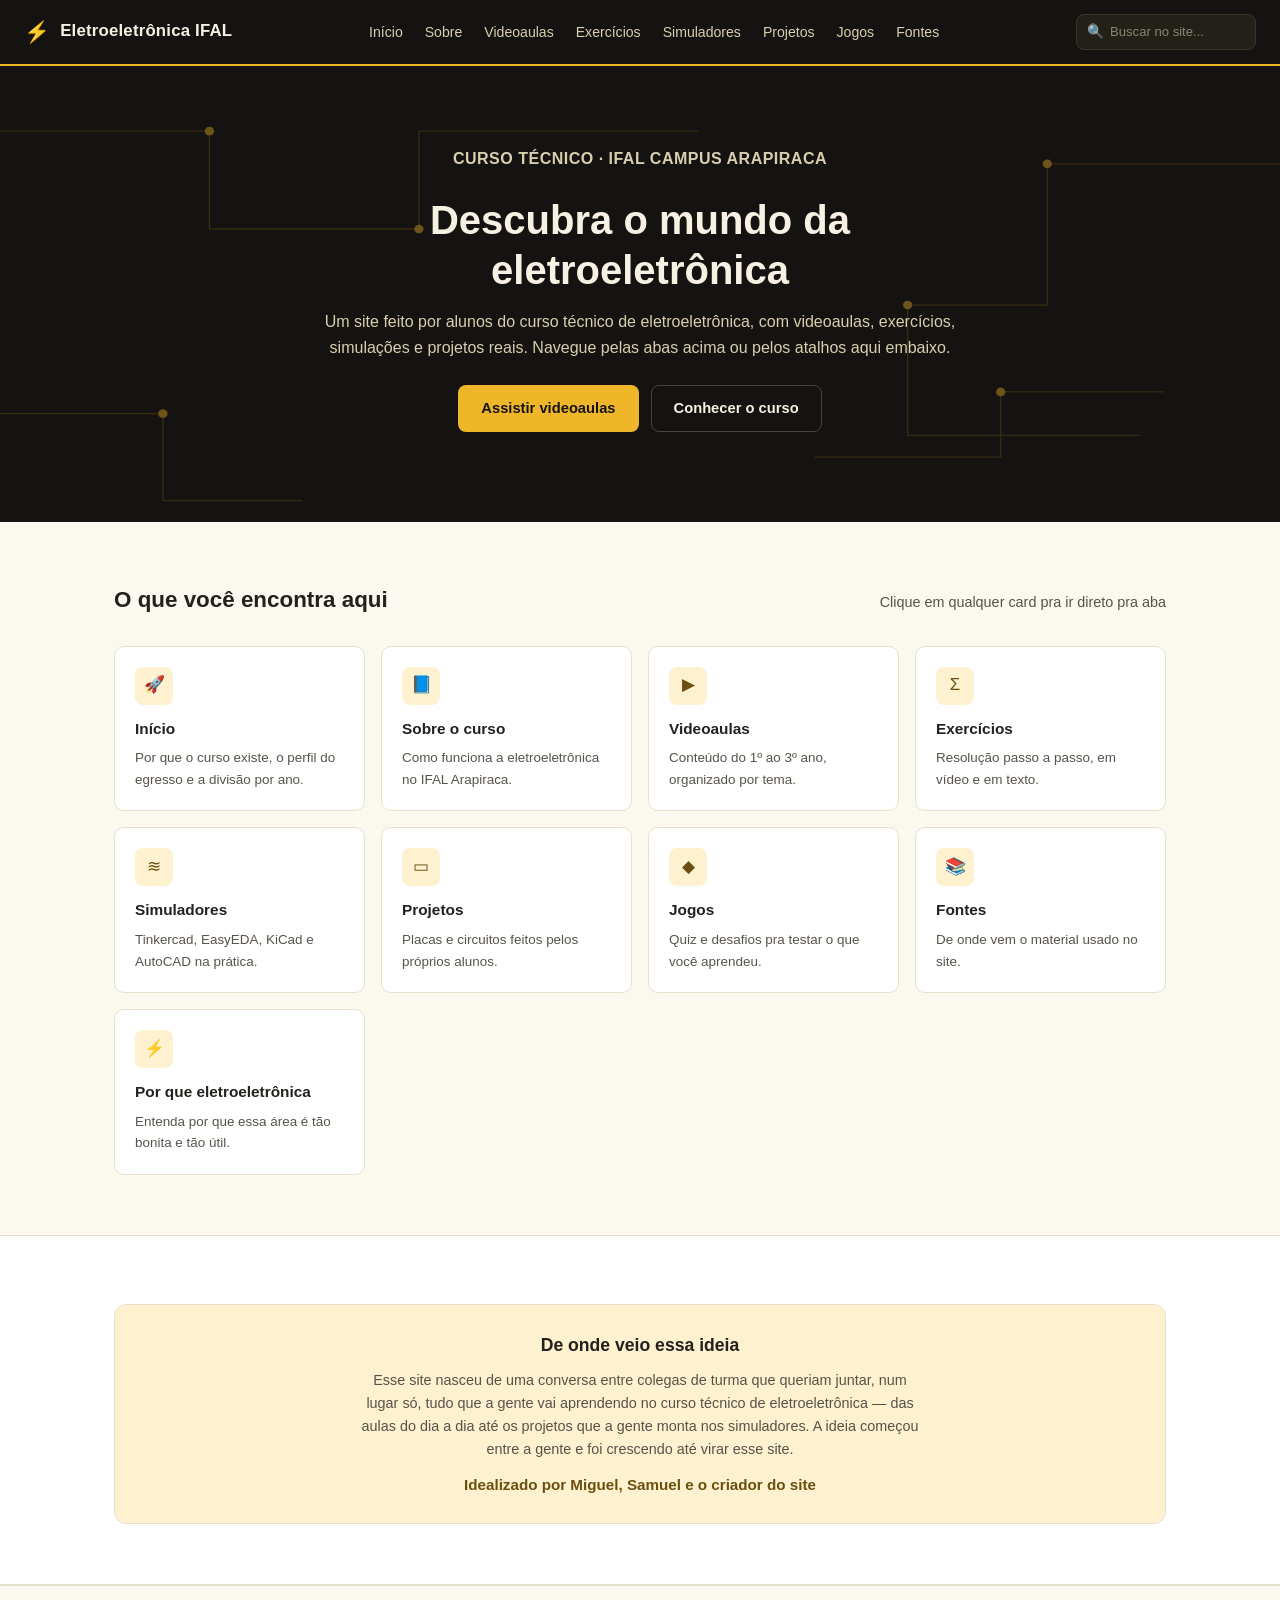
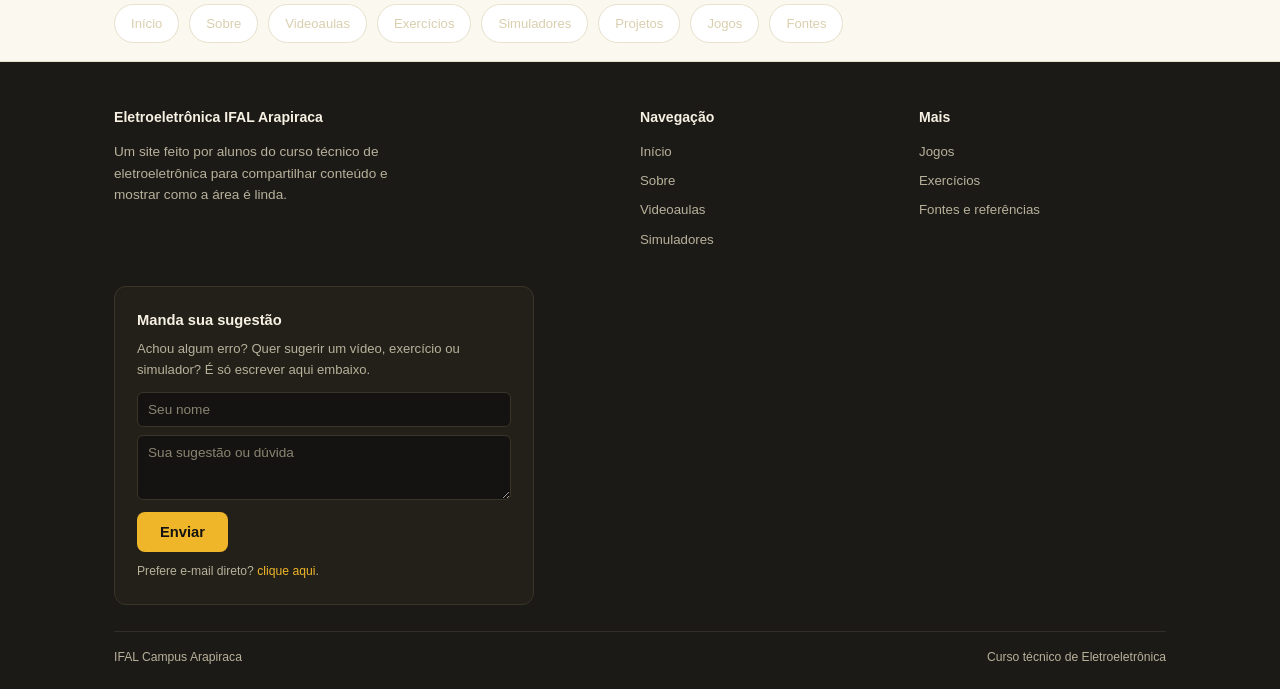
<file: index.html>
<!DOCTYPE html>
<html lang="pt-BR">
<head>
<meta charset="UTF-8">
<meta name="viewport" content="width=device-width, initial-scale=1.0">
<title>Eletroeletrônica IFAL Arapiraca</title>
<meta name="description" content="Site do curso técnico de eletroeletrônica do IFAL Campus Arapiraca, com videoaulas, exercícios, simuladores, projetos e jogos.">
<meta property="og:type" content="website">
<meta property="og:title" content="Eletroeletrônica IFAL Arapiraca">
<meta property="og:description" content="Videoaulas, exercícios, simuladores, projetos e jogos do curso técnico de eletroeletrônica.">
<meta property="og:image" content="imagens/pcb-solda.jpg">
<meta name="twitter:card" content="summary_large_image">
<link rel="manifest" href="manifest.json">
<meta name="theme-color" content="#141311">
<link rel="icon" href="icones/icon-192.png" type="image/png">
<link rel="apple-touch-icon" href="icones/apple-touch-icon.png">
<style>
:root{
  --preto: #141311;
  --preto-2: #1c1a17;
  --amarelo: #efb62a;
  --amarelo-escuro: #6b4f0f;
  --creme: #f7f1e3;
  --texto: #23211d;
  --texto-suave: #57534a;
  --borda: #e7e0cc;
  --fundo: #fbf8f0;
}
*{ box-sizing: border-box; margin: 0; padding: 0; }
html{ scroll-behavior: smooth; }
body{
  font-family: "Segoe UI", Roboto, Arial, sans-serif;
  background: var(--fundo);
  color: var(--texto);
  line-height: 1.6;
}
a{ color: inherit; text-decoration: none; }
img, svg.ilustracao{ max-width: 100%; display: block; }
.container{ max-width: 1100px; margin: 0 auto; padding: 0 24px; }

/* ---------- HEADER ---------- */
header{
  background: var(--preto);
  color: var(--creme);
  position: sticky;
  top: 0;
  z-index: 50;
  border-bottom: 2px solid var(--amarelo);
}
.nav-wrap{
  display: flex;
  align-items: center;
  justify-content: space-between;
  padding: 14px 24px;
  gap: 16px;
}
.logo{
  display: flex;
  align-items: center;
  gap: 10px;
  font-weight: 700;
  font-size: 1.05rem;
  letter-spacing: 0.2px;
  white-space: nowrap;
}
.logo .raio{ color: var(--amarelo); font-size: 1.3rem; }
nav ul{ display: flex; gap: 22px; list-style: none; }
nav a{ font-size: 0.88rem; color: #d9cfae; transition: color 0.15s ease; }
nav a:hover, nav a.ativo{ color: var(--amarelo); }

.busca{
  display: flex;
  align-items: center;
  background: #232019;
  border: 1px solid #3a3529;
  border-radius: 8px;
  padding: 6px 10px;
  gap: 6px;
  flex: 0 0 180px;
}
.busca input{
  background: none; border: none; outline: none;
  color: var(--creme); font-size: 0.82rem; width: 100%;
}
.busca input::placeholder{ color: #8a8471; }
.busca span{ color: var(--amarelo); font-size: 0.85rem; }

.menu-btn{
  display: none;
  background: none;
  border: 1px solid var(--amarelo);
  color: var(--amarelo);
  width: 36px; height: 36px;
  border-radius: 6px;
  font-size: 1rem;
  cursor: pointer;
  flex-shrink: 0;
}

/* ---------- HERO (home) ---------- */
.hero{
  position: relative;
  background: var(--preto);
  color: var(--creme);
  overflow: hidden;
  padding: 80px 24px 90px;
  text-align: center;
}
.hero svg.circuito{ position: absolute; inset: 0; width: 100%; height: 100%; opacity: 0.4; pointer-events: none; }
.hero-content{ position: relative; z-index: 1; max-width: 680px; margin: 0 auto; }
.eyebrow{ color: var(--amarelo); font-weight: 600; font-size: 0.82rem; margin-bottom: 12px; letter-spacing: 0.5px; }
.hero h1{ font-size: clamp(1.7rem, 4vw, 2.5rem); font-weight: 700; margin-bottom: 14px; line-height: 1.25; }
.hero p{ color: #d9cfae; font-size: 1rem; margin-bottom: 24px; }
.hero-cta{ display: flex; gap: 12px; justify-content: center; flex-wrap: wrap; }
.btn{
  padding: 11px 22px; border-radius: 8px; font-size: 0.92rem; font-weight: 600;
  cursor: pointer; border: 1px solid transparent; display: inline-block;
  transition: transform 0.12s ease, opacity 0.15s ease;
}
.btn:hover{ opacity: 0.9; }
.btn-primario{ background: var(--amarelo); color: var(--preto); }
.btn-secundario{ background: transparent; color: var(--creme); border-color: #4a463c; }

/* ---------- HERO menor (páginas internas) ---------- */
.page-hero{
  background: var(--preto);
  color: var(--creme);
  padding: 46px 24px;
  text-align: center;
  position: relative;
  overflow: hidden;
}
.page-hero .eyebrow{ margin-bottom: 8px; }
.page-hero h1{ font-size: 1.7rem; margin-bottom: 8px; }
.page-hero p{ color: #d9cfae; font-size: 0.92rem; max-width: 520px; margin: 0 auto; }

section{ padding: 60px 0; }
.section-titulo{ display: flex; align-items: baseline; justify-content: space-between; margin-bottom: 28px; flex-wrap: wrap; gap: 8px; }
.section-titulo h2{ font-size: 1.4rem; font-weight: 700; }
.section-titulo p{ color: var(--texto-suave); font-size: 0.9rem; }

.grid-4{ display: grid; grid-template-columns: repeat(4, 1fr); gap: 16px; }
.grid-3{ display: grid; grid-template-columns: repeat(3, 1fr); gap: 18px; }
.grid-2{ display: grid; grid-template-columns: 1fr 1fr; gap: 24px; align-items: center; }

.card{
  background: #fff; border: 1px solid var(--borda); border-radius: 10px;
  padding: 20px; transition: border-color 0.15s ease;
}
.card:hover{ border-color: var(--amarelo); }
.card .icone{
  width: 38px; height: 38px; border-radius: 8px; background: #fdf1cf;
  color: var(--amarelo-escuro); display: flex; align-items: center; justify-content: center;
  font-size: 1.05rem; margin-bottom: 12px;
}
.card h3{ font-size: 0.96rem; margin-bottom: 6px; }
.card p{ font-size: 0.84rem; color: var(--texto-suave); }

.bg-clara{ background: #fff; border-top: 1px solid var(--borda); border-bottom: 1px solid var(--borda); }

.video-card{ border: 1px solid var(--borda); border-radius: 10px; overflow: hidden; background: var(--fundo); display: block; transition: border-color 0.15s ease; }
.video-card:hover{ border-color: var(--amarelo); }
.video-thumb{ height: 100px; background: #fdf1cf; display: flex; align-items: center; justify-content: center; color: var(--amarelo-escuro); font-size: 1.5rem; }
.video-info{ padding: 14px 16px; }
.video-info h4{ font-size: 0.92rem; margin-bottom: 4px; }
.video-info span{ font-size: 0.76rem; color: var(--texto-suave); }

.grid-tools{ display: grid; grid-template-columns: repeat(3, 1fr); gap: 16px; }
.tool-card{ border: 1px solid var(--borda); background: #fff; border-radius: 10px; padding: 18px; display: flex; align-items: center; gap: 12px; }
.tool-card .dot{ width: 8px; height: 8px; border-radius: 50%; background: var(--amarelo); flex-shrink: 0; }
.tool-card h4{ font-size: 0.94rem; margin-bottom: 2px; }
.tool-card span{ font-size: 0.76rem; color: var(--texto-suave); }

/* Cards de simulador com imagem de fundo (placa de circuito) */
.grid-tools-bg{ display: grid; grid-template-columns: repeat(2, 1fr); gap: 16px; }
.tool-card-bg{
  position: relative;
  overflow: hidden;
  background: var(--preto);
  border-radius: 12px;
  padding: 22px;
  display: block;
  text-decoration: none;
  min-height: 128px;
}
.tool-card-bg svg.bg-circuito{ position: absolute; inset: 0; width: 100%; height: 100%; opacity: 0.35; }
.tool-card-bg .conteudo{ position: relative; z-index: 1; }
.tool-card-bg h4{ color: var(--creme); font-size: 1.05rem; margin-bottom: 6px; }
.tool-card-bg p{ color: #d9cfae; font-size: 0.82rem; margin-bottom: 14px; max-width: 320px; }
.tool-card-bg .link-txt{ display: inline-flex; align-items: center; gap: 6px; font-size: 0.8rem; color: var(--amarelo); font-weight: 600; }
.tool-card-bg:hover .link-txt{ text-decoration: underline; }

.jogos-wrap{
  background: var(--preto); color: var(--creme); border-radius: 14px; padding: 40px 30px;
  display: flex; align-items: center; justify-content: space-between; gap: 24px; flex-wrap: wrap;
}
.jogos-texto h2{ color: var(--creme); margin-bottom: 8px; }
.jogos-texto p{ color: #d9cfae; max-width: 420px; font-size: 0.9rem; }

.creditos{
  background: #fdf1cf; border: 1px solid var(--borda); border-radius: 12px; padding: 26px;
  text-align: center; margin-top: 8px;
}
.creditos h3{ font-size: 1.1rem; margin-bottom: 10px; }
.creditos p{ font-size: 0.9rem; color: var(--texto-suave); max-width: 560px; margin: 0 auto; }
.creditos .nomes{ margin-top: 12px; font-weight: 600; color: var(--amarelo-escuro); font-size: 0.95rem; }

/* ---------- Navegação secundária (rodapé de abas) ---------- */
.subnav{
  background: var(--fundo); border-top: 1px solid var(--borda); border-bottom: 1px solid var(--borda);
  padding: 18px 0;
}
.subnav .container{ display: flex; gap: 10px; overflow-x: auto; }
.subnav a{
  flex: 0 0 auto; background: #fff; border: 1px solid var(--borda); border-radius: 999px;
  padding: 8px 16px; font-size: 0.82rem; font-weight: 500; white-space: nowrap;
  transition: border-color 0.15s ease, color 0.15s ease;
}
.subnav a:hover, .subnav a.ativo{ border-color: var(--amarelo); color: var(--amarelo-escuro); }

/* ---------- FOOTER ---------- */
footer{ background: var(--preto-2); color: #b8b19b; padding: 44px 0 22px; }
.footer-grid{ display: grid; grid-template-columns: 2fr 1fr 1fr; gap: 32px; margin-bottom: 28px; }
.footer-grid h5{ color: var(--creme); font-size: 0.88rem; margin-bottom: 12px; }
.footer-grid ul{ list-style: none; }
.footer-grid li{ margin-bottom: 8px; font-size: 0.83rem; }
.footer-grid li a:hover{ color: var(--amarelo); }

.contato-box{
  background: #232019; border: 1px solid #3a3529; border-radius: 12px;
  padding: 22px; margin-bottom: 26px; max-width: 420px;
}
.contato-box h5{ color: var(--creme); font-size: 0.92rem; margin-bottom: 6px; }
.form-contato{ display: flex; flex-direction: column; gap: 8px; }
.form-contato input, .form-contato textarea{
  background: #141311; border: 1px solid #3a3529; border-radius: 6px;
  padding: 9px 10px; color: var(--creme); font-size: 0.85rem; font-family: inherit; resize: vertical;
}
.form-contato input::placeholder, .form-contato textarea::placeholder{ color: #8a8471; }
.form-contato button{ align-self: flex-start; margin-top: 4px; }

.footer-base{ border-top: 1px solid #322f28; padding-top: 16px; font-size: 0.76rem; display: flex; justify-content: space-between; flex-wrap: wrap; gap: 8px; }

/* ---------- RESPONSIVO ---------- */
@media (max-width: 900px){
  .grid-4{ grid-template-columns: repeat(2, 1fr); }
  .grid-3{ grid-template-columns: 1fr; }
  .grid-2{ grid-template-columns: 1fr; }
  .grid-tools{ grid-template-columns: 1fr; }
  .footer-grid{ grid-template-columns: 1fr; }
  .busca{ display: none; }
}
@media (max-width: 720px){
  nav ul{
    position: absolute; top: 100%; left: 0; right: 0; background: var(--preto);
    flex-direction: column; padding: 16px 24px; gap: 16px; display: none;
    border-bottom: 2px solid var(--amarelo);
  }
  nav ul.aberto{ display: flex; }
  .menu-btn{ display: block; }
}

</style>
</head>
<body>

<header>
  <div class="nav-wrap">
    <div class="logo"><span class="raio">⚡</span> Eletroeletrônica IFAL</div>
    <nav>
      <ul id="menu">
        <li><a href="inicio.html">Início</a></li>
        <li><a href="sobre.html">Sobre</a></li>
        <li><a href="videoaulas.html">Videoaulas</a></li>
        <li><a href="exercicios.html">Exercícios</a></li>
        <li><a href="simuladores.html">Simuladores</a></li>
        <li><a href="projetos.html">Projetos</a></li>
        <li><a href="jogos.html">Jogos</a></li>
        <li><a href="fontes.html">Fontes</a></li>
      </ul>
    </nav>
    <form class="busca" id="buscaForm" role="search">
      <span aria-hidden="true">🔍</span>
      <input type="text" id="buscaInput" placeholder="Buscar no site..." aria-label="Buscar no site">
    </form>
    <button class="menu-btn" id="menuBtn" aria-label="Abrir menu de navegação" aria-expanded="false">☰</button>
  </div>
</header>

<section class="hero">
  <svg class="circuito" viewBox="0 0 1100 420" preserveAspectRatio="none">
    <g stroke="#6b4f0f" stroke-width="1.2" fill="none">
      <path d="M0 60 H180 V150 H360 V60 H600"/>
      <path d="M1100 90 H900 V220 H780 V340 H980"/>
      <path d="M0 320 H140 V400 H260"/>
      <path d="M700 360 H860 V300 H1000"/>
    </g>
    <g fill="#efb62a">
      <circle cx="180" cy="60" r="4"/><circle cx="360" cy="150" r="4"/><circle cx="900" cy="90" r="4"/>
      <circle cx="780" cy="220" r="4"/><circle cx="140" cy="320" r="4"/><circle cx="860" cy="300" r="4"/>
    </g>
  </svg>
  <div class="hero-content">
    <p class="eyebrow">CURSO TÉCNICO · IFAL CAMPUS ARAPIRACA</p>
    <h1>Descubra o mundo da eletroeletrônica</h1>
    <p>Um site feito por alunos do curso técnico de eletroeletrônica, com videoaulas, exercícios, simulações e projetos reais. Navegue pelas abas acima ou pelos atalhos aqui embaixo.</p>
    <div class="hero-cta">
      <a href="videoaulas.html" class="btn btn-primario">Assistir videoaulas</a>
      <a href="sobre.html" class="btn btn-secundario">Conhecer o curso</a>
    </div>
  </div>
</section>

<section>
  <div class="container">
    <div class="section-titulo">
      <h2>O que você encontra aqui</h2>
      <p>Clique em qualquer card pra ir direto pra aba</p>
    </div>
    <div class="grid-4">
      <a href="inicio.html" class="card">
        <div class="icone">🚀</div>
        <h3>Início</h3>
        <p>Por que o curso existe, o perfil do egresso e a divisão por ano.</p>
      </a>
      <a href="sobre.html" class="card">
        <div class="icone">📘</div>
        <h3>Sobre o curso</h3>
        <p>Como funciona a eletroeletrônica no IFAL Arapiraca.</p>
      </a>
      <a href="videoaulas.html" class="card">
        <div class="icone">▶</div>
        <h3>Videoaulas</h3>
        <p>Conteúdo do 1º ao 3º ano, organizado por tema.</p>
      </a>
      <a href="exercicios.html" class="card">
        <div class="icone">Σ</div>
        <h3>Exercícios</h3>
        <p>Resolução passo a passo, em vídeo e em texto.</p>
      </a>
      <a href="simuladores.html" class="card">
        <div class="icone">≋</div>
        <h3>Simuladores</h3>
        <p>Tinkercad, EasyEDA, KiCad e AutoCAD na prática.</p>
      </a>
      <a href="projetos.html" class="card">
        <div class="icone">▭</div>
        <h3>Projetos</h3>
        <p>Placas e circuitos feitos pelos próprios alunos.</p>
      </a>
      <a href="jogos.html" class="card">
        <div class="icone">◆</div>
        <h3>Jogos</h3>
        <p>Quiz e desafios pra testar o que você aprendeu.</p>
      </a>
      <a href="fontes.html" class="card">
        <div class="icone">📚</div>
        <h3>Fontes</h3>
        <p>De onde vem o material usado no site.</p>
      </a>
      <a href="sobre.html" class="card">
        <div class="icone">⚡</div>
        <h3>Por que eletroeletrônica</h3>
        <p>Entenda por que essa área é tão bonita e tão útil.</p>
      </a>
    </div>
  </div>
</section>

<section class="bg-clara">
  <div class="container">
    <div class="creditos">
      <h3>De onde veio essa ideia</h3>
      <p>Esse site nasceu de uma conversa entre colegas de turma que queriam juntar, num lugar só, tudo que a gente vai aprendendo no curso técnico de eletroeletrônica — das aulas do dia a dia até os projetos que a gente monta nos simuladores. A ideia começou entre a gente e foi crescendo até virar esse site.</p>
      <p class="nomes">Idealizado por Miguel, Samuel e o criador do site</p>
    </div>
  </div>
</section>

<nav class="subnav">
  <div class="container">
    <a href="inicio.html">Início</a>
    <a href="sobre.html">Sobre</a>
    <a href="videoaulas.html">Videoaulas</a>
    <a href="exercicios.html">Exercícios</a>
    <a href="simuladores.html">Simuladores</a>
    <a href="projetos.html">Projetos</a>
    <a href="jogos.html">Jogos</a>
    <a href="fontes.html">Fontes</a>
  </div>
</nav>

<footer>
  <div class="container">
    <div class="footer-grid">
      <div>
        <h5>Eletroeletrônica IFAL Arapiraca</h5>
        <p style="font-size:0.85rem; max-width:320px;">Um site feito por alunos do curso técnico de eletroeletrônica para compartilhar conteúdo e mostrar como a área é linda.</p>
      </div>
      <div>
        <h5>Navegação</h5>
        <ul>
          <li><a href="inicio.html">Início</a></li>
          <li><a href="sobre.html">Sobre</a></li>
          <li><a href="videoaulas.html">Videoaulas</a></li>
          <li><a href="simuladores.html">Simuladores</a></li>
        </ul>
      </div>
      <div>
        <h5>Mais</h5>
        <ul>
          <li><a href="jogos.html">Jogos</a></li>
          <li><a href="exercicios.html">Exercícios</a></li>
          <li><a href="fontes.html">Fontes e referências</a></li>
        </ul>
      </div>
    </div>

    <div class="contato-box">
      <h5>Manda sua sugestão</h5>
      <p style="font-size:0.82rem; margin-bottom:12px;">Achou algum erro? Quer sugerir um vídeo, exercício ou simulador? É só escrever aqui embaixo.</p>
      <!-- Troque SEU-EMAIL@exemplo.com pelo e-mail de vocês. O FormSubmit manda a mensagem direto pra essa caixa de entrada, sem precisar de servidor. -->
      <form action="https://formsubmit.co/SEU-EMAIL@exemplo.com" method="POST" class="form-contato">
        <input type="text" name="nome" placeholder="Seu nome" required>
        <textarea name="mensagem" placeholder="Sua sugestão ou dúvida" rows="3" required></textarea>
        <input type="hidden" name="_subject" value="Nova sugestão pelo site Eletroeletrônica IFAL">
        <input type="hidden" name="_captcha" value="false">
        <button type="submit" class="btn btn-primario">Enviar</button>
      </form>
      <p style="font-size:0.76rem; margin-top:10px;">Prefere e-mail direto? <a href="mailto:SEU-EMAIL@exemplo.com" style="color:var(--amarelo);">clique aqui</a>.</p>
    </div>

    <div class="footer-base">
      <span>IFAL Campus Arapiraca</span>
      <span>Curso técnico de Eletroeletrônica</span>
    </div>
  </div>
</footer>

<script>
// registro do service worker (permite instalar o site como app)
if ("serviceWorker" in navigator) {
  window.addEventListener("load", () => {
    navigator.serviceWorker.register("sw.js").catch((erro) => console.log("Erro ao registrar service worker:", erro));
  });
}

// menu mobile
const menuBtn = document.getElementById('menuBtn');
const menu = document.getElementById('menu');
if (menuBtn && menu) {
  menuBtn.addEventListener('click', () => menu.classList.toggle('aberto'));
  menu.querySelectorAll('a').forEach(link => {
    link.addEventListener('click', () => menu.classList.remove('aberto'));
  });
}

// busca simples: leva para a página cujo nome bate com o termo digitado
const paginas = {
  'sobre': 'sobre.html',
  'curso': 'sobre.html',
  'videoaula': 'videoaulas.html',
  'video': 'videoaulas.html',
  'aula': 'videoaulas.html',
  'exercicio': 'exercicios.html',
  'exercício': 'exercicios.html',
  'simulador': 'simuladores.html',
  'tinkercad': 'simuladores.html',
  'kicad': 'simuladores.html',
  'falstad': 'simuladores.html',
  'proteus': 'simuladores.html',
  'easyeda': 'simuladores.html',
  'autocad': 'simuladores.html',
  'projeto': 'projetos.html',
  'jogo': 'jogos.html',
  'quiz': 'jogos.html',
  'fonte': 'fontes.html',
  'referencia': 'fontes.html',
  'referência': 'fontes.html'
};

const buscaForm = document.getElementById('buscaForm');
if (buscaForm) {
  buscaForm.addEventListener('submit', (e) => {
    e.preventDefault();
    const termo = document.getElementById('buscaInput').value.trim().toLowerCase();
    const chaveEncontrada = Object.keys(paginas).find(chave => termo.includes(chave));
    if (chaveEncontrada) {
      window.location.href = paginas[chaveEncontrada];
    } else {
      alert('Não encontrei nada com esse termo. Tente: sobre, videoaula, exercício, simulador, projeto, jogo ou fonte.');
    }
  });
}

</script>
</body>
</html>
</file>
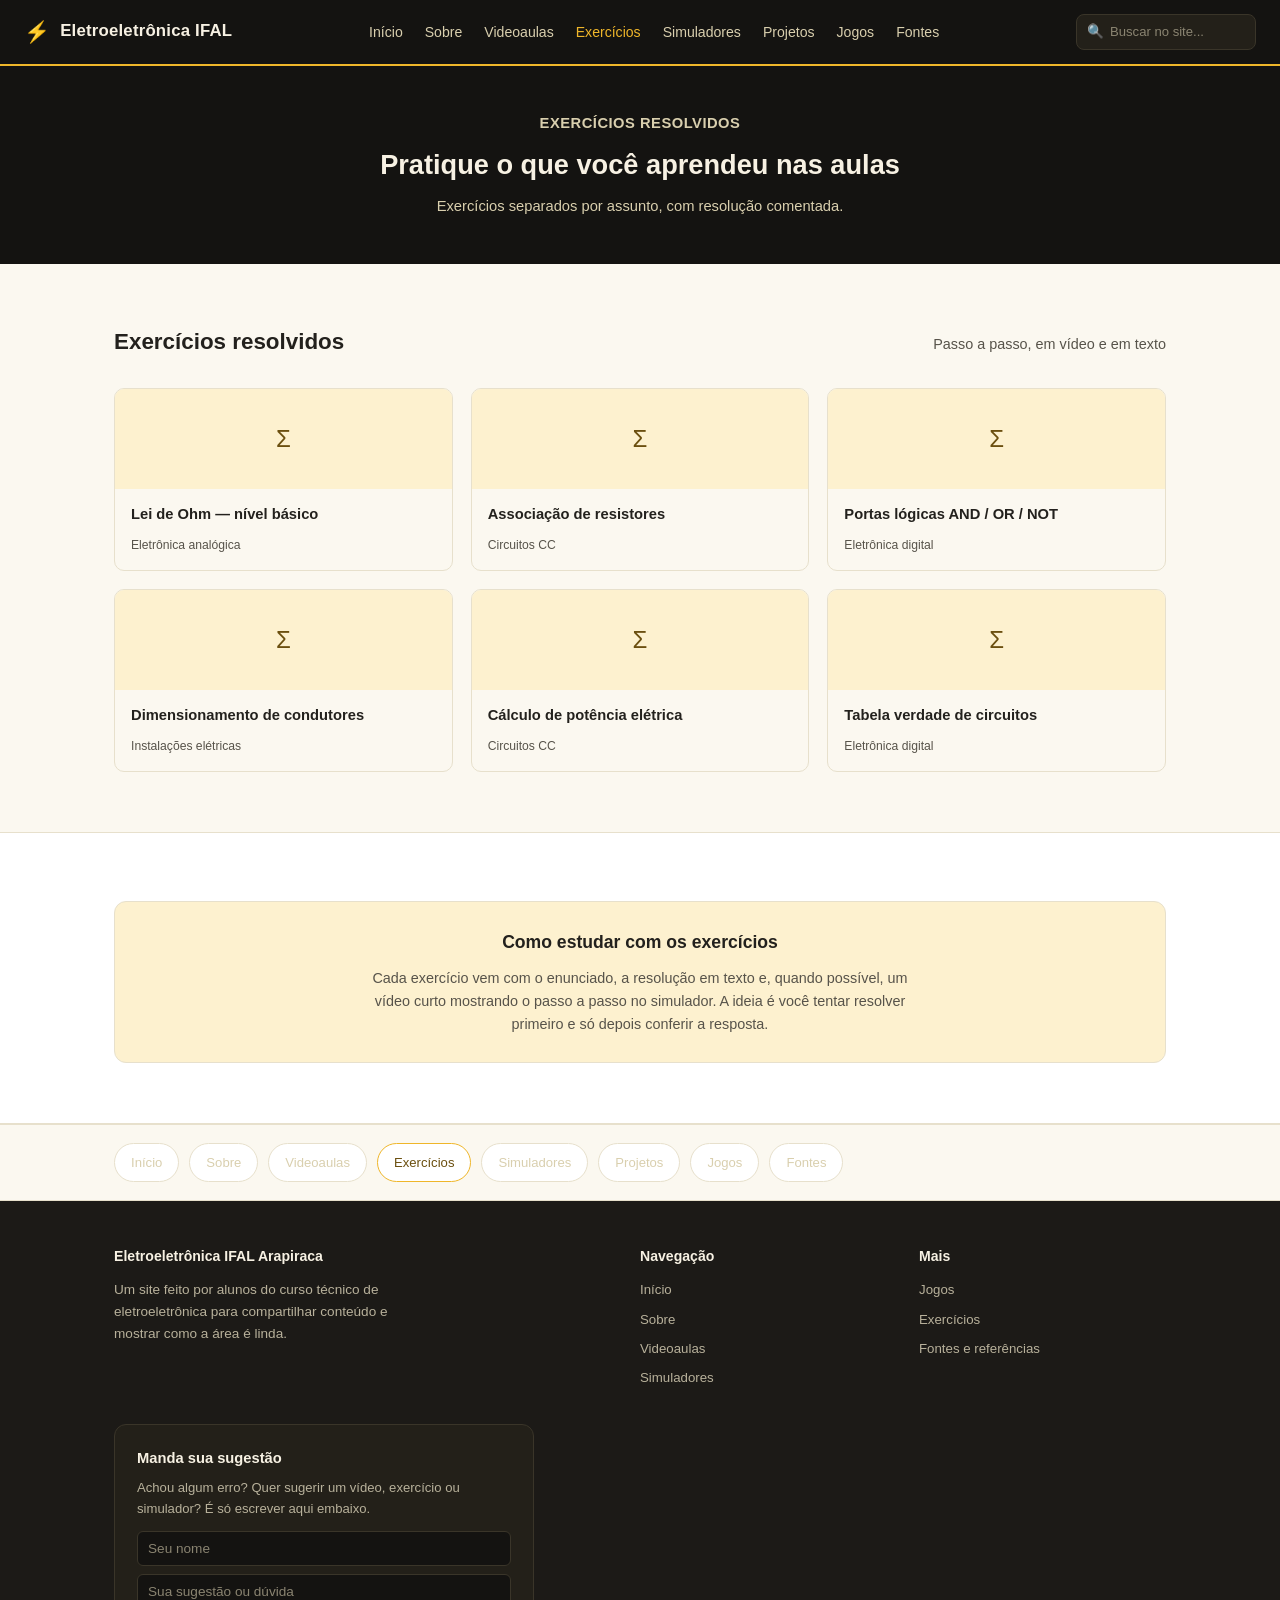
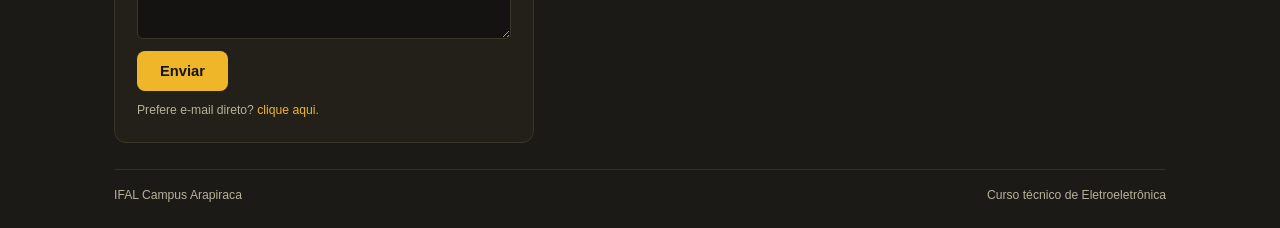
<file: exercicios.html>
<!DOCTYPE html>
<html lang="pt-BR">
<head>
<meta charset="UTF-8">
<meta name="viewport" content="width=device-width, initial-scale=1.0">
<title>Exercícios — Eletroeletrônica IFAL</title>
<meta name="description" content="Exercícios separados por assunto, com resolução comentada.">
<meta property="og:type" content="website">
<meta property="og:title" content="Exercícios — Eletroeletrônica IFAL Arapiraca">
<meta property="og:description" content="Exercícios separados por assunto, com resolução comentada.">
<meta property="og:image" content="imagens/pcb-solda.jpg">
<meta name="twitter:card" content="summary_large_image">
<link rel="stylesheet" href="style.css">
<link rel="manifest" href="manifest.json">
<meta name="theme-color" content="#141311">
<link rel="icon" href="icones/icon-192.png" type="image/png">
<link rel="apple-touch-icon" href="icones/apple-touch-icon.png">
</head>
<body>

<header>
  <div class="nav-wrap">
    <div class="logo"><span class="raio">⚡</span> Eletroeletrônica IFAL</div>
    <nav>
      <ul id="menu">
        <li><a href="inicio.html">Início</a></li>
        <li><a href="sobre.html">Sobre</a></li>
        <li><a href="videoaulas.html">Videoaulas</a></li>
        <li><a href="exercicios.html" class="ativo">Exercícios</a></li>
        <li><a href="simuladores.html">Simuladores</a></li>
        <li><a href="projetos.html">Projetos</a></li>
        <li><a href="jogos.html">Jogos</a></li>
        <li><a href="fontes.html">Fontes</a></li>
      </ul>
    </nav>
    <form class="busca" id="buscaForm" role="search">
      <span aria-hidden="true">🔍</span>
      <input type="text" id="buscaInput" placeholder="Buscar no site..." aria-label="Buscar no site">
    </form>
    <button class="menu-btn" id="menuBtn" aria-label="Abrir menu de navegação" aria-expanded="false">☰</button>
  </div>
</header>

<section class="page-hero">
  <p class="eyebrow">EXERCÍCIOS RESOLVIDOS</p>
  <h1>Pratique o que você aprendeu nas aulas</h1>
  <p>Exercícios separados por assunto, com resolução comentada.</p>
</section>


<section>
  <div class="container">
    <div class="section-titulo">
      <h2>Exercícios resolvidos</h2>
      <p>Passo a passo, em vídeo e em texto</p>
    </div>
    <div class="grid-3">
      <a class="video-card" href="https://www.youtube.com/results?search_query=Lei+de+Ohm+—+nível+básico+exerc%C3%ADcio+resolvido" target="_blank" rel="noopener">
        <div class="video-thumb">Σ</div>
        <div class="video-info"><h4>Lei de Ohm — nível básico</h4><span>Eletrônica analógica</span></div>
      </a>
      <a class="video-card" href="https://www.youtube.com/results?search_query=Associação+de+resistores+exerc%C3%ADcio+resolvido" target="_blank" rel="noopener">
        <div class="video-thumb">Σ</div>
        <div class="video-info"><h4>Associação de resistores</h4><span>Circuitos CC</span></div>
      </a>
      <a class="video-card" href="https://www.youtube.com/results?search_query=Portas+lógicas+AND+/+OR+/+NOT+exerc%C3%ADcio+resolvido" target="_blank" rel="noopener">
        <div class="video-thumb">Σ</div>
        <div class="video-info"><h4>Portas lógicas AND / OR / NOT</h4><span>Eletrônica digital</span></div>
      </a>
      <a class="video-card" href="https://www.youtube.com/results?search_query=Dimensionamento+de+condutores+exerc%C3%ADcio+resolvido" target="_blank" rel="noopener">
        <div class="video-thumb">Σ</div>
        <div class="video-info"><h4>Dimensionamento de condutores</h4><span>Instalações elétricas</span></div>
      </a>
      <a class="video-card" href="https://www.youtube.com/results?search_query=Cálculo+de+potência+elétrica+exerc%C3%ADcio+resolvido" target="_blank" rel="noopener">
        <div class="video-thumb">Σ</div>
        <div class="video-info"><h4>Cálculo de potência elétrica</h4><span>Circuitos CC</span></div>
      </a>
      <a class="video-card" href="https://www.youtube.com/results?search_query=Tabela+verdade+de+circuitos+exerc%C3%ADcio+resolvido" target="_blank" rel="noopener">
        <div class="video-thumb">Σ</div>
        <div class="video-info"><h4>Tabela verdade de circuitos</h4><span>Eletrônica digital</span></div>
      </a>
    </div>
  </div>
</section>

<section class="bg-clara">
  <div class="container">
    <div class="creditos">
      <h3>Como estudar com os exercícios</h3>
      <p>Cada exercício vem com o enunciado, a resolução em texto e, quando possível, um vídeo curto mostrando o passo a passo no simulador. A ideia é você tentar resolver primeiro e só depois conferir a resposta.</p>
    </div>
  </div>
</section>


<nav class="subnav">
  <div class="container">
    <a href="inicio.html">Início</a>
    <a href="sobre.html">Sobre</a>
    <a href="videoaulas.html">Videoaulas</a>
    <a href="exercicios.html" class="ativo">Exercícios</a>
    <a href="simuladores.html">Simuladores</a>
    <a href="projetos.html">Projetos</a>
    <a href="jogos.html">Jogos</a>
    <a href="fontes.html">Fontes</a>
  </div>
</nav>

<footer>
  <div class="container">
    <div class="footer-grid">
      <div>
        <h5>Eletroeletrônica IFAL Arapiraca</h5>
        <p style="font-size:0.85rem; max-width:320px;">Um site feito por alunos do curso técnico de eletroeletrônica para compartilhar conteúdo e mostrar como a área é linda.</p>
      </div>
      <div>
        <h5>Navegação</h5>
        <ul>
          <li><a href="inicio.html">Início</a></li>
          <li><a href="sobre.html">Sobre</a></li>
          <li><a href="videoaulas.html">Videoaulas</a></li>
          <li><a href="simuladores.html">Simuladores</a></li>
        </ul>
      </div>
      <div>
        <h5>Mais</h5>
        <ul>
          <li><a href="jogos.html">Jogos</a></li>
          <li><a href="exercicios.html">Exercícios</a></li>
          <li><a href="fontes.html">Fontes e referências</a></li>
        </ul>
      </div>
    </div>

    <div class="contato-box">
      <h5>Manda sua sugestão</h5>
      <p style="font-size:0.82rem; margin-bottom:12px;">Achou algum erro? Quer sugerir um vídeo, exercício ou simulador? É só escrever aqui embaixo.</p>
      <!-- Troque SEU-EMAIL@exemplo.com pelo e-mail de vocês. O FormSubmit manda a mensagem direto pra essa caixa de entrada, sem precisar de servidor. -->
      <form action="https://formsubmit.co/SEU-EMAIL@exemplo.com" method="POST" class="form-contato">
        <input type="text" name="nome" placeholder="Seu nome" required>
        <textarea name="mensagem" placeholder="Sua sugestão ou dúvida" rows="3" required></textarea>
        <input type="hidden" name="_subject" value="Nova sugestão pelo site Eletroeletrônica IFAL">
        <input type="hidden" name="_captcha" value="false">
        <button type="submit" class="btn btn-primario">Enviar</button>
      </form>
      <p style="font-size:0.76rem; margin-top:10px;">Prefere e-mail direto? <a href="mailto:SEU-EMAIL@exemplo.com" style="color:var(--amarelo);">clique aqui</a>.</p>
    </div>

    <div class="footer-base">
      <span>IFAL Campus Arapiraca</span>
      <span>Curso técnico de Eletroeletrônica</span>
    </div>
  </div>
</footer>

<script src="script.js"></script>
</body>
</html>
</file>
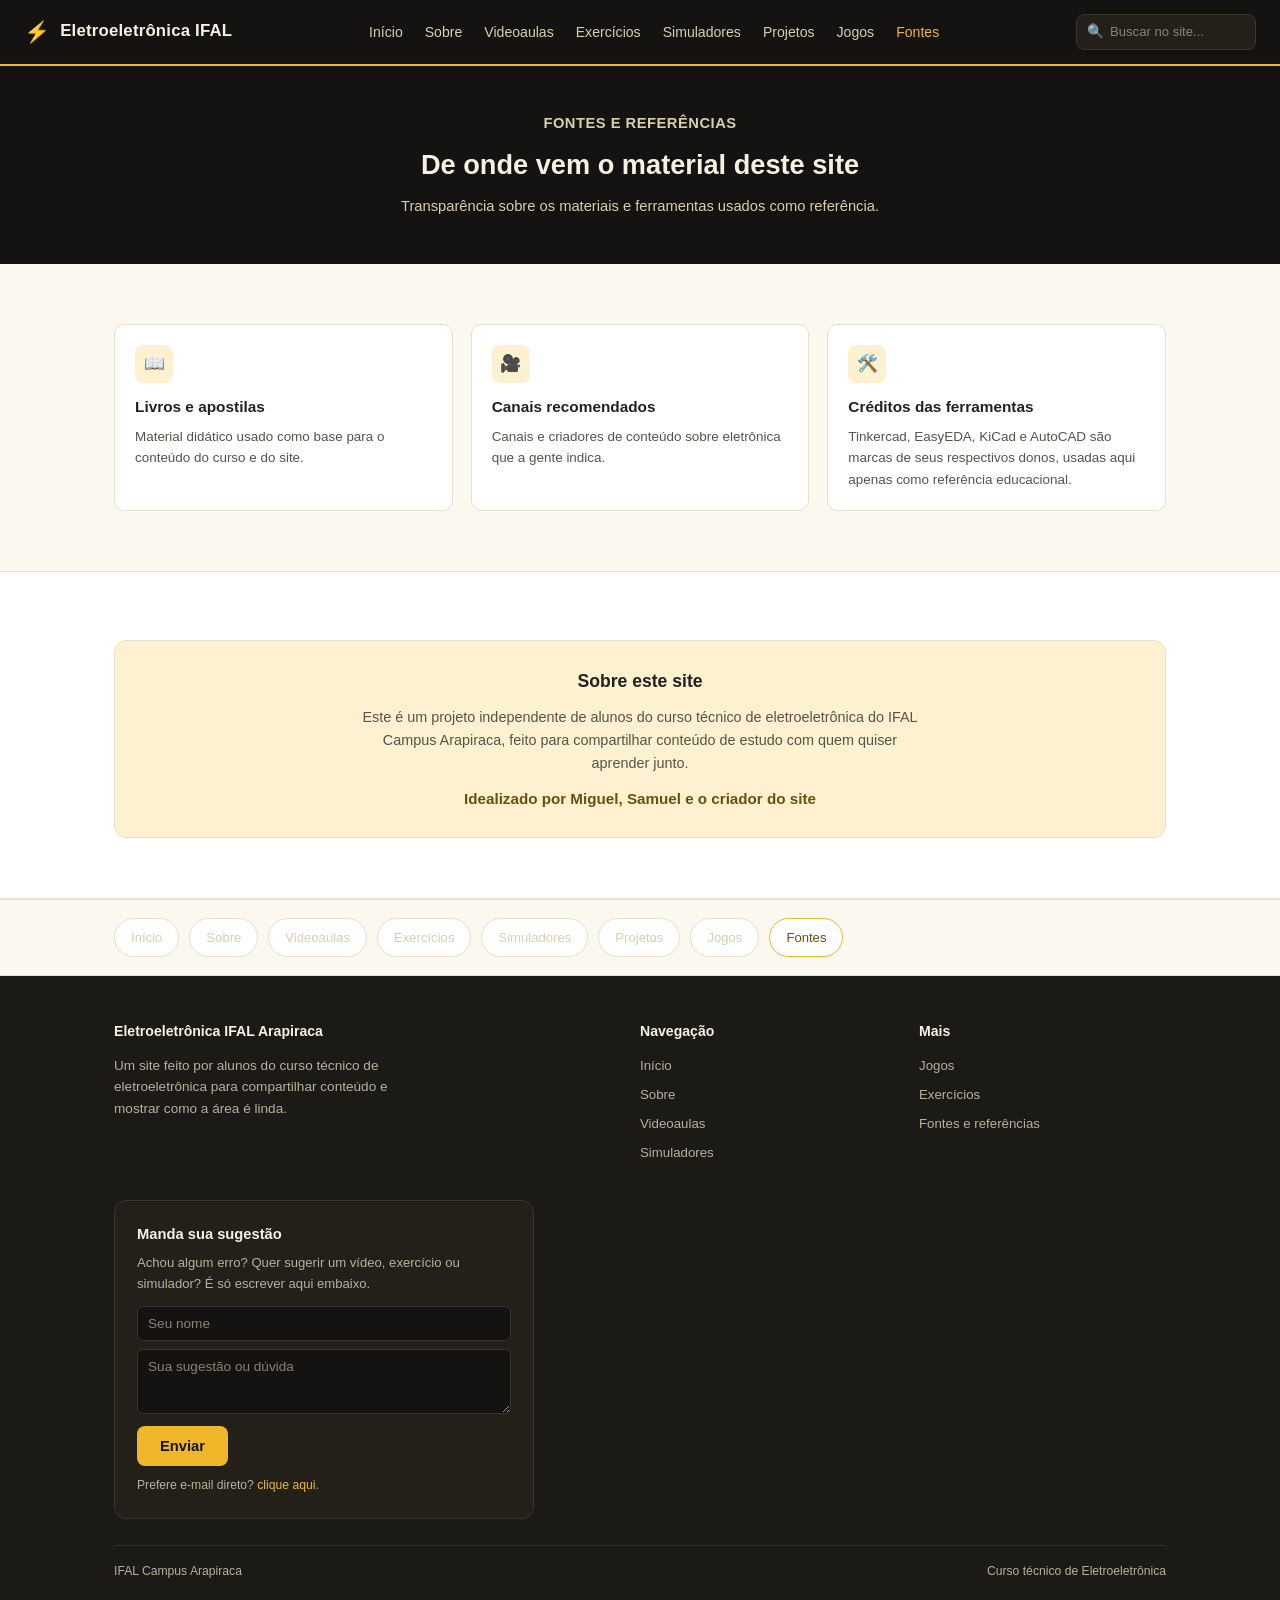
<file: fontes.html>
<!DOCTYPE html>
<html lang="pt-BR">
<head>
<meta charset="UTF-8">
<meta name="viewport" content="width=device-width, initial-scale=1.0">
<title>Fontes — Eletroeletrônica IFAL</title>
<meta name="description" content="Transparência sobre os materiais e ferramentas usados como referência.">
<meta property="og:type" content="website">
<meta property="og:title" content="Fontes — Eletroeletrônica IFAL Arapiraca">
<meta property="og:description" content="Transparência sobre os materiais e ferramentas usados como referência.">
<meta property="og:image" content="imagens/pcb-solda.jpg">
<meta name="twitter:card" content="summary_large_image">
<link rel="stylesheet" href="style.css">
<link rel="manifest" href="manifest.json">
<meta name="theme-color" content="#141311">
<link rel="icon" href="icones/icon-192.png" type="image/png">
<link rel="apple-touch-icon" href="icones/apple-touch-icon.png">
</head>
<body>

<header>
  <div class="nav-wrap">
    <div class="logo"><span class="raio">⚡</span> Eletroeletrônica IFAL</div>
    <nav>
      <ul id="menu">
        <li><a href="inicio.html">Início</a></li>
        <li><a href="sobre.html">Sobre</a></li>
        <li><a href="videoaulas.html">Videoaulas</a></li>
        <li><a href="exercicios.html">Exercícios</a></li>
        <li><a href="simuladores.html">Simuladores</a></li>
        <li><a href="projetos.html">Projetos</a></li>
        <li><a href="jogos.html">Jogos</a></li>
        <li><a href="fontes.html" class="ativo">Fontes</a></li>
      </ul>
    </nav>
    <form class="busca" id="buscaForm" role="search">
      <span aria-hidden="true">🔍</span>
      <input type="text" id="buscaInput" placeholder="Buscar no site..." aria-label="Buscar no site">
    </form>
    <button class="menu-btn" id="menuBtn" aria-label="Abrir menu de navegação" aria-expanded="false">☰</button>
  </div>
</header>

<section class="page-hero">
  <p class="eyebrow">FONTES E REFERÊNCIAS</p>
  <h1>De onde vem o material deste site</h1>
  <p>Transparência sobre os materiais e ferramentas usados como referência.</p>
</section>


<section>
  <div class="container">
    <div class="grid-3">
      <div class="card">
        <div class="icone">📖</div>
        <h3>Livros e apostilas</h3>
        <p>Material didático usado como base para o conteúdo do curso e do site.</p>
      </div>
      <div class="card">
        <div class="icone">🎥</div>
        <h3>Canais recomendados</h3>
        <p>Canais e criadores de conteúdo sobre eletrônica que a gente indica.</p>
      </div>
      <div class="card">
        <div class="icone">🛠️</div>
        <h3>Créditos das ferramentas</h3>
        <p>Tinkercad, EasyEDA, KiCad e AutoCAD são marcas de seus respectivos donos, usadas aqui apenas como referência educacional.</p>
      </div>
    </div>
  </div>
</section>

<section class="bg-clara">
  <div class="container">
    <div class="creditos">
      <h3>Sobre este site</h3>
      <p>Este é um projeto independente de alunos do curso técnico de eletroeletrônica do IFAL Campus Arapiraca, feito para compartilhar conteúdo de estudo com quem quiser aprender junto.</p>
      <p class="nomes">Idealizado por Miguel, Samuel e o criador do site</p>
    </div>
  </div>
</section>


<nav class="subnav">
  <div class="container">
    <a href="inicio.html">Início</a>
    <a href="sobre.html">Sobre</a>
    <a href="videoaulas.html">Videoaulas</a>
    <a href="exercicios.html">Exercícios</a>
    <a href="simuladores.html">Simuladores</a>
    <a href="projetos.html">Projetos</a>
    <a href="jogos.html">Jogos</a>
    <a href="fontes.html" class="ativo">Fontes</a>
  </div>
</nav>

<footer>
  <div class="container">
    <div class="footer-grid">
      <div>
        <h5>Eletroeletrônica IFAL Arapiraca</h5>
        <p style="font-size:0.85rem; max-width:320px;">Um site feito por alunos do curso técnico de eletroeletrônica para compartilhar conteúdo e mostrar como a área é linda.</p>
      </div>
      <div>
        <h5>Navegação</h5>
        <ul>
          <li><a href="inicio.html">Início</a></li>
          <li><a href="sobre.html">Sobre</a></li>
          <li><a href="videoaulas.html">Videoaulas</a></li>
          <li><a href="simuladores.html">Simuladores</a></li>
        </ul>
      </div>
      <div>
        <h5>Mais</h5>
        <ul>
          <li><a href="jogos.html">Jogos</a></li>
          <li><a href="exercicios.html">Exercícios</a></li>
          <li><a href="fontes.html">Fontes e referências</a></li>
        </ul>
      </div>
    </div>

    <div class="contato-box">
      <h5>Manda sua sugestão</h5>
      <p style="font-size:0.82rem; margin-bottom:12px;">Achou algum erro? Quer sugerir um vídeo, exercício ou simulador? É só escrever aqui embaixo.</p>
      <!-- Troque SEU-EMAIL@exemplo.com pelo e-mail de vocês. O FormSubmit manda a mensagem direto pra essa caixa de entrada, sem precisar de servidor. -->
      <form action="https://formsubmit.co/SEU-EMAIL@exemplo.com" method="POST" class="form-contato">
        <input type="text" name="nome" placeholder="Seu nome" required>
        <textarea name="mensagem" placeholder="Sua sugestão ou dúvida" rows="3" required></textarea>
        <input type="hidden" name="_subject" value="Nova sugestão pelo site Eletroeletrônica IFAL">
        <input type="hidden" name="_captcha" value="false">
        <button type="submit" class="btn btn-primario">Enviar</button>
      </form>
      <p style="font-size:0.76rem; margin-top:10px;">Prefere e-mail direto? <a href="mailto:SEU-EMAIL@exemplo.com" style="color:var(--amarelo);">clique aqui</a>.</p>
    </div>

    <div class="footer-base">
      <span>IFAL Campus Arapiraca</span>
      <span>Curso técnico de Eletroeletrônica</span>
    </div>
  </div>
</footer>

<script src="script.js"></script>
</body>
</html>
</file>
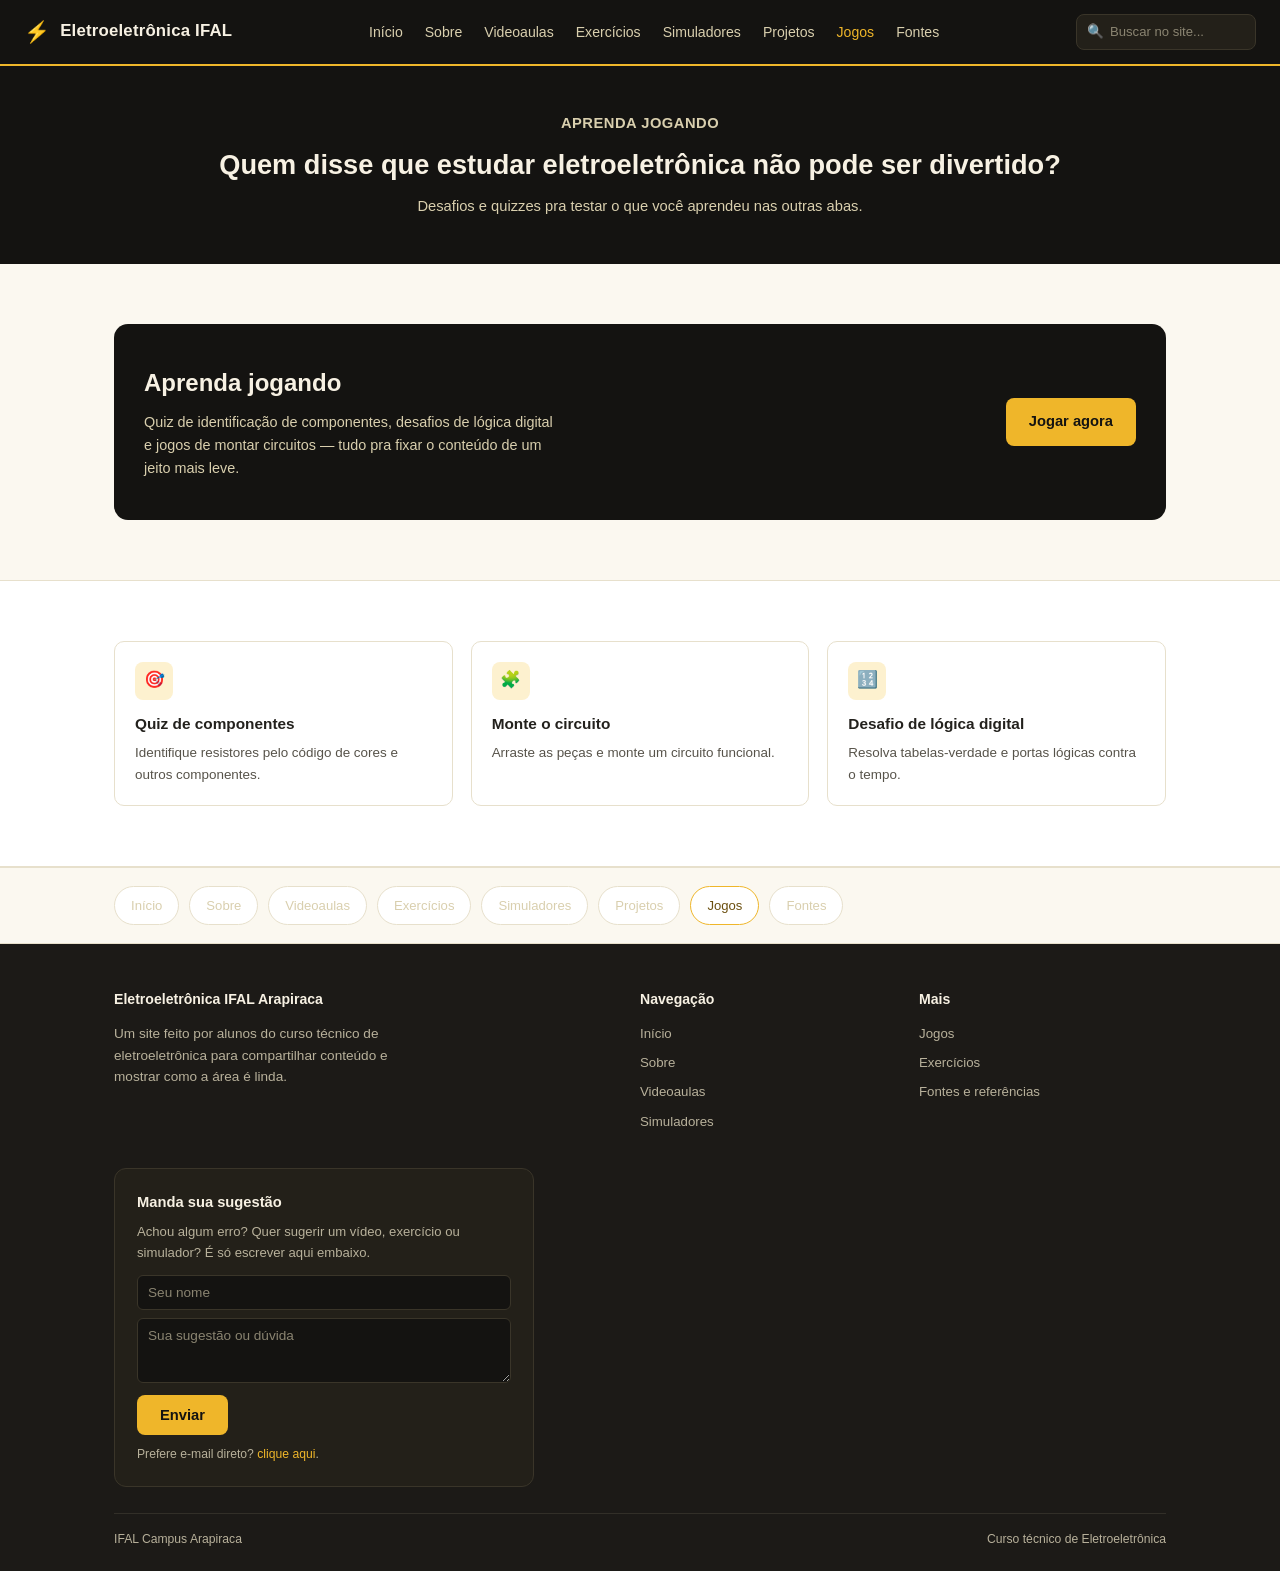
<file: jogos.html>
<!DOCTYPE html>
<html lang="pt-BR">
<head>
<meta charset="UTF-8">
<meta name="viewport" content="width=device-width, initial-scale=1.0">
<title>Jogos — Eletroeletrônica IFAL</title>
<meta name="description" content="Desafios e quizzes pra testar o que você aprendeu nas outras abas.">
<meta property="og:type" content="website">
<meta property="og:title" content="Jogos — Eletroeletrônica IFAL Arapiraca">
<meta property="og:description" content="Desafios e quizzes pra testar o que você aprendeu nas outras abas.">
<meta property="og:image" content="imagens/pcb-solda.jpg">
<meta name="twitter:card" content="summary_large_image">
<link rel="stylesheet" href="style.css">
<link rel="manifest" href="manifest.json">
<meta name="theme-color" content="#141311">
<link rel="icon" href="icones/icon-192.png" type="image/png">
<link rel="apple-touch-icon" href="icones/apple-touch-icon.png">
</head>
<body>

<header>
  <div class="nav-wrap">
    <div class="logo"><span class="raio">⚡</span> Eletroeletrônica IFAL</div>
    <nav>
      <ul id="menu">
        <li><a href="inicio.html">Início</a></li>
        <li><a href="sobre.html">Sobre</a></li>
        <li><a href="videoaulas.html">Videoaulas</a></li>
        <li><a href="exercicios.html">Exercícios</a></li>
        <li><a href="simuladores.html">Simuladores</a></li>
        <li><a href="projetos.html">Projetos</a></li>
        <li><a href="jogos.html" class="ativo">Jogos</a></li>
        <li><a href="fontes.html">Fontes</a></li>
      </ul>
    </nav>
    <form class="busca" id="buscaForm" role="search">
      <span aria-hidden="true">🔍</span>
      <input type="text" id="buscaInput" placeholder="Buscar no site..." aria-label="Buscar no site">
    </form>
    <button class="menu-btn" id="menuBtn" aria-label="Abrir menu de navegação" aria-expanded="false">☰</button>
  </div>
</header>

<section class="page-hero">
  <p class="eyebrow">APRENDA JOGANDO</p>
  <h1>Quem disse que estudar eletroeletrônica não pode ser divertido?</h1>
  <p>Desafios e quizzes pra testar o que você aprendeu nas outras abas.</p>
</section>


<section>
  <div class="container">
    <div class="jogos-wrap">
      <div class="jogos-texto">
        <h2>Aprenda jogando</h2>
        <p>Quiz de identificação de componentes, desafios de lógica digital e jogos de montar circuitos — tudo pra fixar o conteúdo de um jeito mais leve.</p>
      </div>
      <a href="#" class="btn btn-primario">Jogar agora</a>
    </div>
  </div>
</section>

<section class="bg-clara">
  <div class="container">
    <div class="grid-3">
      <div class="card"><div class="icone">🎯</div><h3>Quiz de componentes</h3><p>Identifique resistores pelo código de cores e outros componentes.</p></div>
      <div class="card"><div class="icone">🧩</div><h3>Monte o circuito</h3><p>Arraste as peças e monte um circuito funcional.</p></div>
      <div class="card"><div class="icone">🔢</div><h3>Desafio de lógica digital</h3><p>Resolva tabelas-verdade e portas lógicas contra o tempo.</p></div>
    </div>
  </div>
</section>


<nav class="subnav">
  <div class="container">
    <a href="inicio.html">Início</a>
    <a href="sobre.html">Sobre</a>
    <a href="videoaulas.html">Videoaulas</a>
    <a href="exercicios.html">Exercícios</a>
    <a href="simuladores.html">Simuladores</a>
    <a href="projetos.html">Projetos</a>
    <a href="jogos.html" class="ativo">Jogos</a>
    <a href="fontes.html">Fontes</a>
  </div>
</nav>

<footer>
  <div class="container">
    <div class="footer-grid">
      <div>
        <h5>Eletroeletrônica IFAL Arapiraca</h5>
        <p style="font-size:0.85rem; max-width:320px;">Um site feito por alunos do curso técnico de eletroeletrônica para compartilhar conteúdo e mostrar como a área é linda.</p>
      </div>
      <div>
        <h5>Navegação</h5>
        <ul>
          <li><a href="inicio.html">Início</a></li>
          <li><a href="sobre.html">Sobre</a></li>
          <li><a href="videoaulas.html">Videoaulas</a></li>
          <li><a href="simuladores.html">Simuladores</a></li>
        </ul>
      </div>
      <div>
        <h5>Mais</h5>
        <ul>
          <li><a href="jogos.html">Jogos</a></li>
          <li><a href="exercicios.html">Exercícios</a></li>
          <li><a href="fontes.html">Fontes e referências</a></li>
        </ul>
      </div>
    </div>

    <div class="contato-box">
      <h5>Manda sua sugestão</h5>
      <p style="font-size:0.82rem; margin-bottom:12px;">Achou algum erro? Quer sugerir um vídeo, exercício ou simulador? É só escrever aqui embaixo.</p>
      <!-- Troque SEU-EMAIL@exemplo.com pelo e-mail de vocês. O FormSubmit manda a mensagem direto pra essa caixa de entrada, sem precisar de servidor. -->
      <form action="https://formsubmit.co/SEU-EMAIL@exemplo.com" method="POST" class="form-contato">
        <input type="text" name="nome" placeholder="Seu nome" required>
        <textarea name="mensagem" placeholder="Sua sugestão ou dúvida" rows="3" required></textarea>
        <input type="hidden" name="_subject" value="Nova sugestão pelo site Eletroeletrônica IFAL">
        <input type="hidden" name="_captcha" value="false">
        <button type="submit" class="btn btn-primario">Enviar</button>
      </form>
      <p style="font-size:0.76rem; margin-top:10px;">Prefere e-mail direto? <a href="mailto:SEU-EMAIL@exemplo.com" style="color:var(--amarelo);">clique aqui</a>.</p>
    </div>

    <div class="footer-base">
      <span>IFAL Campus Arapiraca</span>
      <span>Curso técnico de Eletroeletrônica</span>
    </div>
  </div>
</footer>

<script src="script.js"></script>
</body>
</html>
</file>
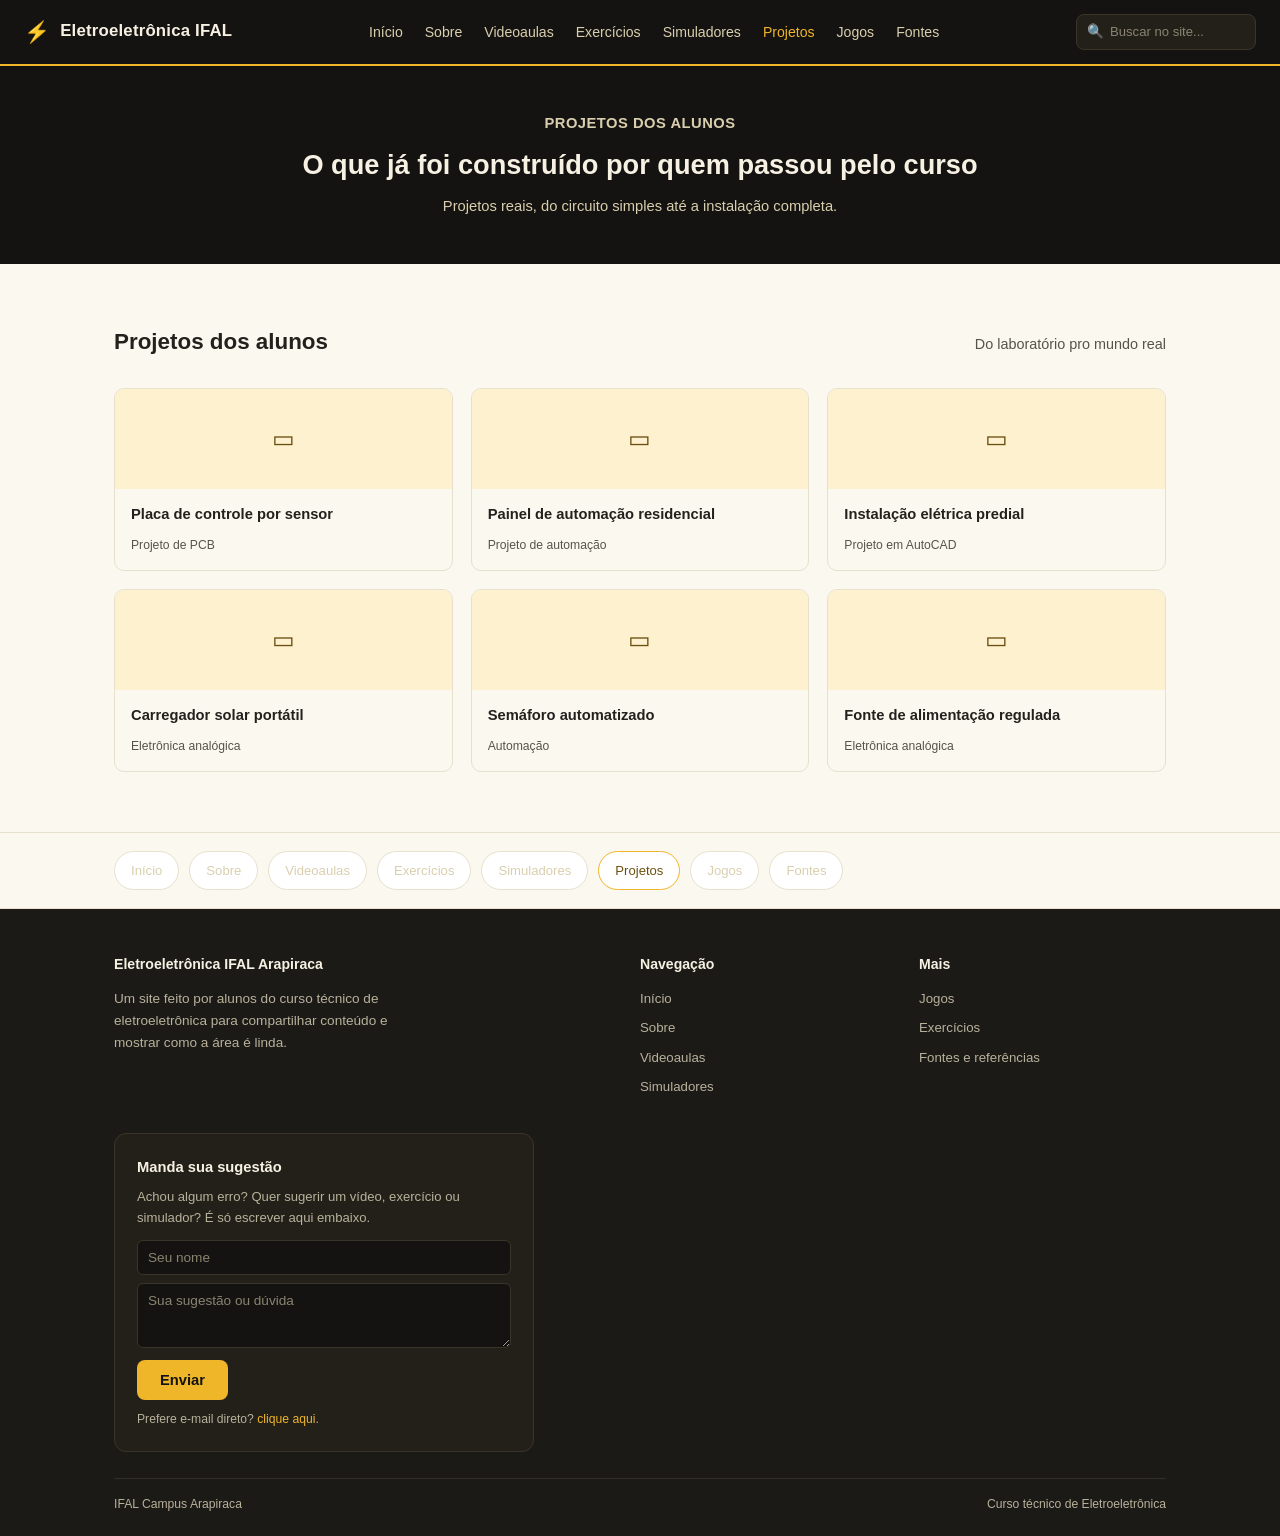
<file: projetos.html>
<!DOCTYPE html>
<html lang="pt-BR">
<head>
<meta charset="UTF-8">
<meta name="viewport" content="width=device-width, initial-scale=1.0">
<title>Projetos — Eletroeletrônica IFAL</title>
<meta name="description" content="Projetos reais, do circuito simples até a instalação completa.">
<meta property="og:type" content="website">
<meta property="og:title" content="Projetos — Eletroeletrônica IFAL Arapiraca">
<meta property="og:description" content="Projetos reais, do circuito simples até a instalação completa.">
<meta property="og:image" content="imagens/pcb-solda.jpg">
<meta name="twitter:card" content="summary_large_image">
<link rel="stylesheet" href="style.css">
<link rel="manifest" href="manifest.json">
<meta name="theme-color" content="#141311">
<link rel="icon" href="icones/icon-192.png" type="image/png">
<link rel="apple-touch-icon" href="icones/apple-touch-icon.png">
</head>
<body>

<header>
  <div class="nav-wrap">
    <div class="logo"><span class="raio">⚡</span> Eletroeletrônica IFAL</div>
    <nav>
      <ul id="menu">
        <li><a href="inicio.html">Início</a></li>
        <li><a href="sobre.html">Sobre</a></li>
        <li><a href="videoaulas.html">Videoaulas</a></li>
        <li><a href="exercicios.html">Exercícios</a></li>
        <li><a href="simuladores.html">Simuladores</a></li>
        <li><a href="projetos.html" class="ativo">Projetos</a></li>
        <li><a href="jogos.html">Jogos</a></li>
        <li><a href="fontes.html">Fontes</a></li>
      </ul>
    </nav>
    <form class="busca" id="buscaForm" role="search">
      <span aria-hidden="true">🔍</span>
      <input type="text" id="buscaInput" placeholder="Buscar no site..." aria-label="Buscar no site">
    </form>
    <button class="menu-btn" id="menuBtn" aria-label="Abrir menu de navegação" aria-expanded="false">☰</button>
  </div>
</header>

<section class="page-hero">
  <p class="eyebrow">PROJETOS DOS ALUNOS</p>
  <h1>O que já foi construído por quem passou pelo curso</h1>
  <p>Projetos reais, do circuito simples até a instalação completa.</p>
</section>


<section>
  <div class="container">
    <div class="section-titulo">
      <h2>Projetos dos alunos</h2>
      <p>Do laboratório pro mundo real</p>
    </div>
    <div class="grid-3">
      <div class="video-card">
        <div class="video-thumb">▭</div>
        <div class="video-info"><h4>Placa de controle por sensor</h4><span>Projeto de PCB</span></div>
      </div>
      <div class="video-card">
        <div class="video-thumb">▭</div>
        <div class="video-info"><h4>Painel de automação residencial</h4><span>Projeto de automação</span></div>
      </div>
      <div class="video-card">
        <div class="video-thumb">▭</div>
        <div class="video-info"><h4>Instalação elétrica predial</h4><span>Projeto em AutoCAD</span></div>
      </div>
      <div class="video-card">
        <div class="video-thumb">▭</div>
        <div class="video-info"><h4>Carregador solar portátil</h4><span>Eletrônica analógica</span></div>
      </div>
      <div class="video-card">
        <div class="video-thumb">▭</div>
        <div class="video-info"><h4>Semáforo automatizado</h4><span>Automação</span></div>
      </div>
      <div class="video-card">
        <div class="video-thumb">▭</div>
        <div class="video-info"><h4>Fonte de alimentação regulada</h4><span>Eletrônica analógica</span></div>
      </div>
    </div>
  </div>
</section>


<nav class="subnav">
  <div class="container">
    <a href="inicio.html">Início</a>
    <a href="sobre.html">Sobre</a>
    <a href="videoaulas.html">Videoaulas</a>
    <a href="exercicios.html">Exercícios</a>
    <a href="simuladores.html">Simuladores</a>
    <a href="projetos.html" class="ativo">Projetos</a>
    <a href="jogos.html">Jogos</a>
    <a href="fontes.html">Fontes</a>
  </div>
</nav>

<footer>
  <div class="container">
    <div class="footer-grid">
      <div>
        <h5>Eletroeletrônica IFAL Arapiraca</h5>
        <p style="font-size:0.85rem; max-width:320px;">Um site feito por alunos do curso técnico de eletroeletrônica para compartilhar conteúdo e mostrar como a área é linda.</p>
      </div>
      <div>
        <h5>Navegação</h5>
        <ul>
          <li><a href="inicio.html">Início</a></li>
          <li><a href="sobre.html">Sobre</a></li>
          <li><a href="videoaulas.html">Videoaulas</a></li>
          <li><a href="simuladores.html">Simuladores</a></li>
        </ul>
      </div>
      <div>
        <h5>Mais</h5>
        <ul>
          <li><a href="jogos.html">Jogos</a></li>
          <li><a href="exercicios.html">Exercícios</a></li>
          <li><a href="fontes.html">Fontes e referências</a></li>
        </ul>
      </div>
    </div>

    <div class="contato-box">
      <h5>Manda sua sugestão</h5>
      <p style="font-size:0.82rem; margin-bottom:12px;">Achou algum erro? Quer sugerir um vídeo, exercício ou simulador? É só escrever aqui embaixo.</p>
      <!-- Troque SEU-EMAIL@exemplo.com pelo e-mail de vocês. O FormSubmit manda a mensagem direto pra essa caixa de entrada, sem precisar de servidor. -->
      <form action="https://formsubmit.co/SEU-EMAIL@exemplo.com" method="POST" class="form-contato">
        <input type="text" name="nome" placeholder="Seu nome" required>
        <textarea name="mensagem" placeholder="Sua sugestão ou dúvida" rows="3" required></textarea>
        <input type="hidden" name="_subject" value="Nova sugestão pelo site Eletroeletrônica IFAL">
        <input type="hidden" name="_captcha" value="false">
        <button type="submit" class="btn btn-primario">Enviar</button>
      </form>
      <p style="font-size:0.76rem; margin-top:10px;">Prefere e-mail direto? <a href="mailto:SEU-EMAIL@exemplo.com" style="color:var(--amarelo);">clique aqui</a>.</p>
    </div>

    <div class="footer-base">
      <span>IFAL Campus Arapiraca</span>
      <span>Curso técnico de Eletroeletrônica</span>
    </div>
  </div>
</footer>

<script src="script.js"></script>
</body>
</html>
</file>
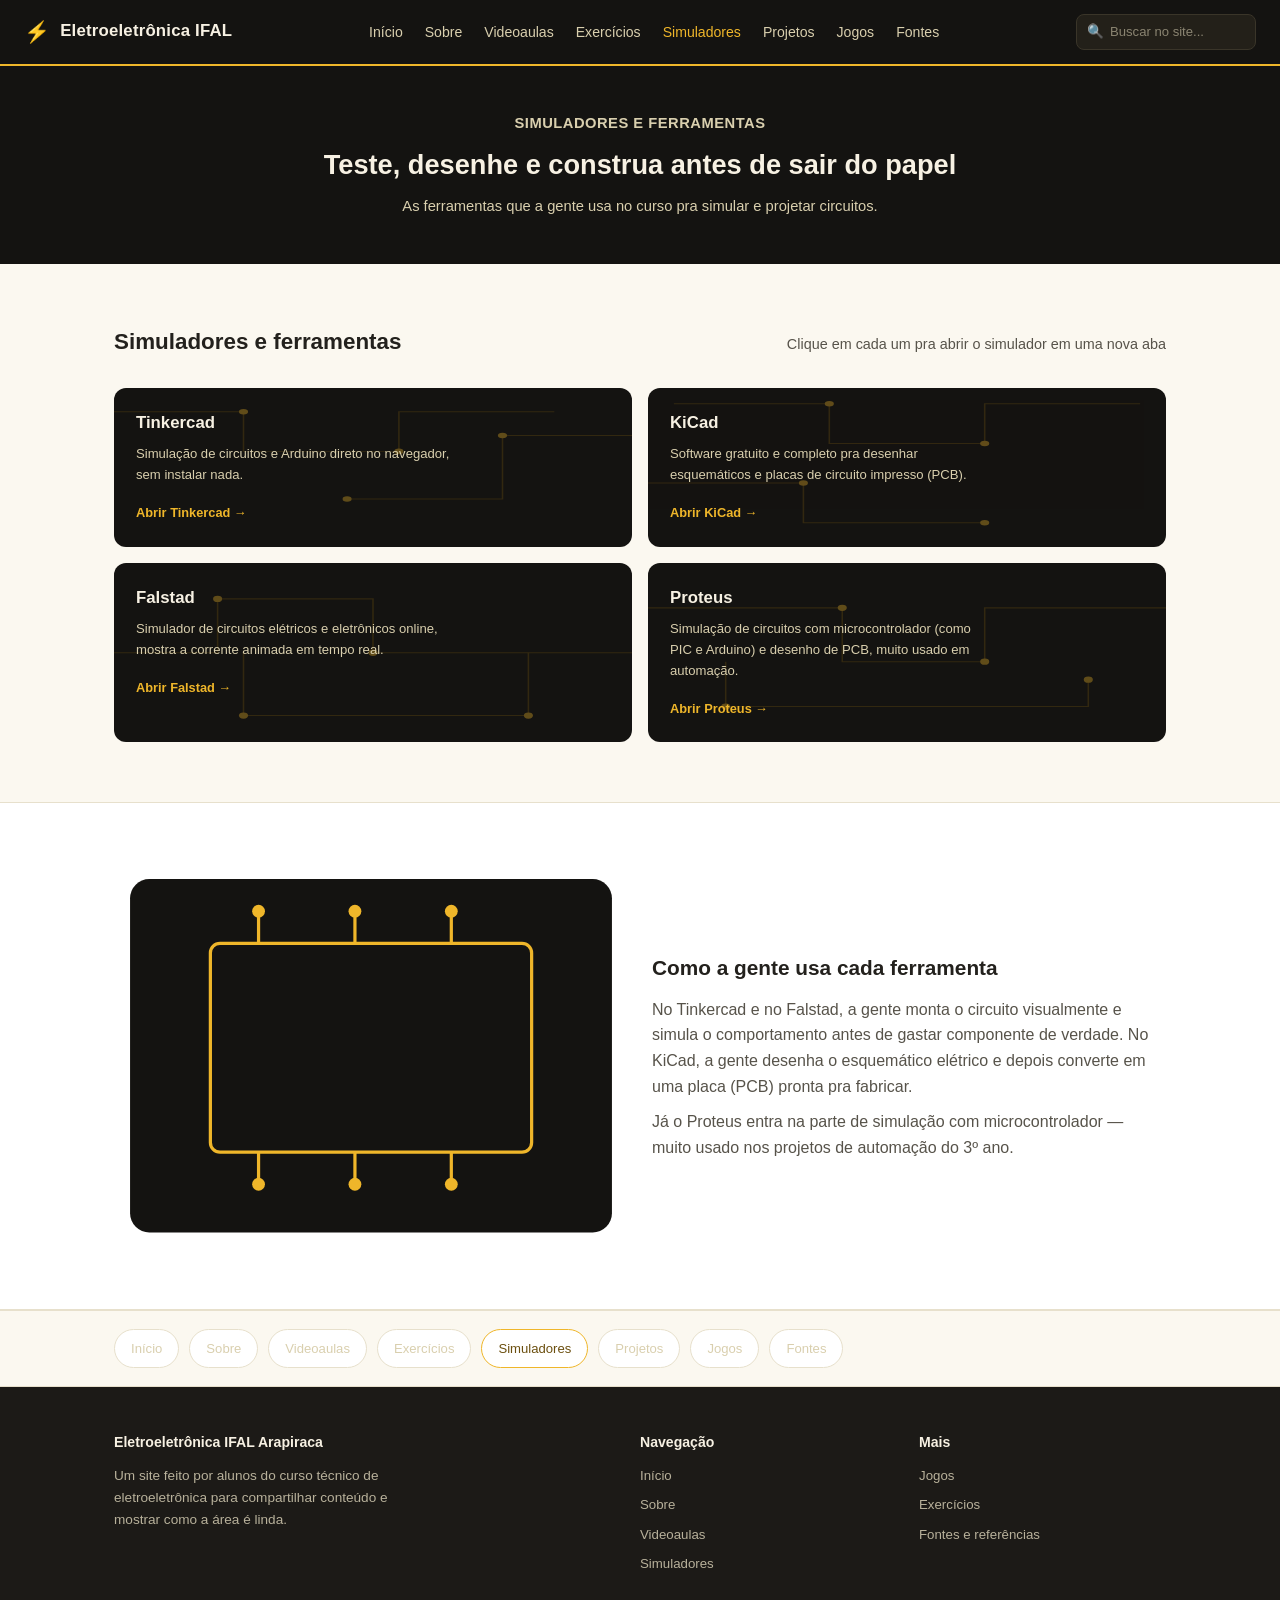
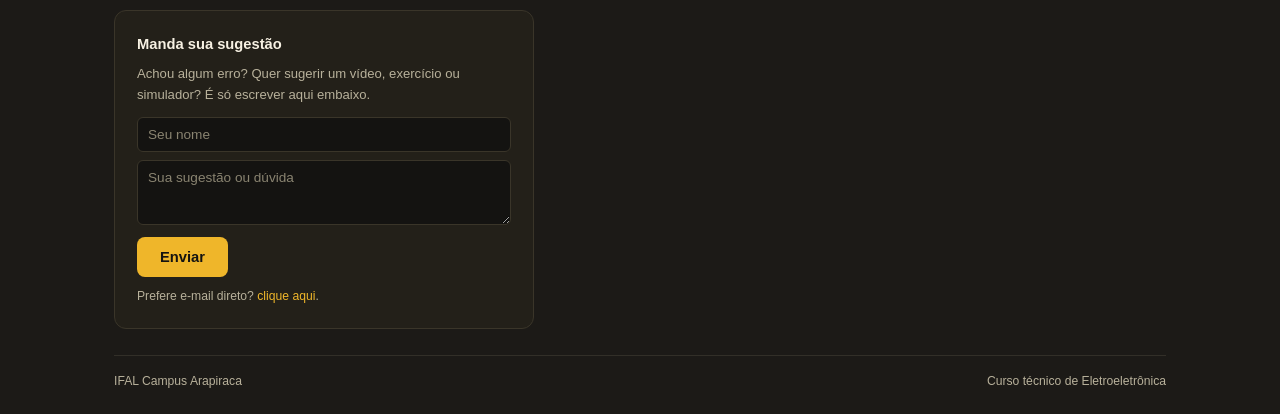
<file: simuladores.html>
<!DOCTYPE html>
<html lang="pt-BR">
<head>
<meta charset="UTF-8">
<meta name="viewport" content="width=device-width, initial-scale=1.0">
<title>Simuladores — Eletroeletrônica IFAL</title>
<meta name="description" content="As ferramentas que a gente usa no curso pra simular e projetar circuitos.">
<meta property="og:type" content="website">
<meta property="og:title" content="Simuladores — Eletroeletrônica IFAL Arapiraca">
<meta property="og:description" content="As ferramentas que a gente usa no curso pra simular e projetar circuitos.">
<meta property="og:image" content="imagens/pcb-solda.jpg">
<meta name="twitter:card" content="summary_large_image">
<link rel="stylesheet" href="style.css">
<link rel="manifest" href="manifest.json">
<meta name="theme-color" content="#141311">
<link rel="icon" href="icones/icon-192.png" type="image/png">
<link rel="apple-touch-icon" href="icones/apple-touch-icon.png">
</head>
<body>

<header>
  <div class="nav-wrap">
    <div class="logo"><span class="raio">⚡</span> Eletroeletrônica IFAL</div>
    <nav>
      <ul id="menu">
        <li><a href="inicio.html">Início</a></li>
        <li><a href="sobre.html">Sobre</a></li>
        <li><a href="videoaulas.html">Videoaulas</a></li>
        <li><a href="exercicios.html">Exercícios</a></li>
        <li><a href="simuladores.html" class="ativo">Simuladores</a></li>
        <li><a href="projetos.html">Projetos</a></li>
        <li><a href="jogos.html">Jogos</a></li>
        <li><a href="fontes.html">Fontes</a></li>
      </ul>
    </nav>
    <form class="busca" id="buscaForm" role="search">
      <span aria-hidden="true">🔍</span>
      <input type="text" id="buscaInput" placeholder="Buscar no site..." aria-label="Buscar no site">
    </form>
    <button class="menu-btn" id="menuBtn" aria-label="Abrir menu de navegação" aria-expanded="false">☰</button>
  </div>
</header>

<section class="page-hero">
  <p class="eyebrow">SIMULADORES E FERRAMENTAS</p>
  <h1>Teste, desenhe e construa antes de sair do papel</h1>
  <p>As ferramentas que a gente usa no curso pra simular e projetar circuitos.</p>
</section>


<section>
  <div class="container">
    <div class="section-titulo">
      <h2>Simuladores e ferramentas</h2>
      <p>Clique em cada um pra abrir o simulador em uma nova aba</p>
    </div>
    <div class="grid-tools-bg">

      <a href="https://www.tinkercad.com/" target="_blank" rel="noopener" class="tool-card-bg">
        <svg class="bg-circuito" viewBox="0 0 400 200" preserveAspectRatio="none">
          <g stroke="#6b4f0f" stroke-width="1.2" fill="none">
            <path d="M0 30 H100 V80 H220 V30 H340"/>
            <path d="M400 60 H300 V140 H180"/>
          </g>
          <g fill="#efb62a">
            <circle cx="100" cy="30" r="3.5"/><circle cx="220" cy="80" r="3.5"/><circle cx="300" cy="60" r="3.5"/><circle cx="180" cy="140" r="3.5"/>
          </g>
        </svg>
        <div class="conteudo">
          <h4>Tinkercad</h4>
          <p>Simulação de circuitos e Arduino direto no navegador, sem instalar nada.</p>
          <span class="link-txt">Abrir Tinkercad →</span>
        </div>
      </a>

      <a href="https://www.kicad.org/" target="_blank" rel="noopener" class="tool-card-bg">
        <svg class="bg-circuito" viewBox="0 0 400 200" preserveAspectRatio="none">
          <g stroke="#6b4f0f" stroke-width="1.2" fill="none">
            <path d="M20 20 H140 V70 H260 V20 H380"/>
            <path d="M0 120 H120 V170 H260"/>
          </g>
          <g fill="#efb62a">
            <circle cx="140" cy="20" r="3.5"/><circle cx="260" cy="70" r="3.5"/><circle cx="120" cy="120" r="3.5"/><circle cx="260" cy="170" r="3.5"/>
          </g>
        </svg>
        <div class="conteudo">
          <h4>KiCad</h4>
          <p>Software gratuito e completo pra desenhar esquemáticos e placas de circuito impresso (PCB).</p>
          <span class="link-txt">Abrir KiCad →</span>
        </div>
      </a>

      <a href="https://www.falstad.com/circuit/" target="_blank" rel="noopener" class="tool-card-bg">
        <svg class="bg-circuito" viewBox="0 0 400 200" preserveAspectRatio="none">
          <g stroke="#6b4f0f" stroke-width="1.2" fill="none">
            <path d="M0 100 H80 V40 H200 V100 H400"/>
            <path d="M100 100 V170 H320 V100"/>
          </g>
          <g fill="#efb62a">
            <circle cx="80" cy="40" r="3.5"/><circle cx="200" cy="100" r="3.5"/><circle cx="100" cy="170" r="3.5"/><circle cx="320" cy="170" r="3.5"/>
          </g>
        </svg>
        <div class="conteudo">
          <h4>Falstad</h4>
          <p>Simulador de circuitos elétricos e eletrônicos online, mostra a corrente animada em tempo real.</p>
          <span class="link-txt">Abrir Falstad →</span>
        </div>
      </a>

      <a href="https://www.labcenter.com/" target="_blank" rel="noopener" class="tool-card-bg">
        <svg class="bg-circuito" viewBox="0 0 400 200" preserveAspectRatio="none">
          <g stroke="#6b4f0f" stroke-width="1.2" fill="none">
            <path d="M0 50 H150 V110 H260 V50 H400"/>
            <path d="M60 110 V160 H340 V130"/>
          </g>
          <g fill="#efb62a">
            <circle cx="150" cy="50" r="3.5"/><circle cx="260" cy="110" r="3.5"/><circle cx="60" cy="160" r="3.5"/><circle cx="340" cy="130" r="3.5"/>
          </g>
        </svg>
        <div class="conteudo">
          <h4>Proteus</h4>
          <p>Simulação de circuitos com microcontrolador (como PIC e Arduino) e desenho de PCB, muito usado em automação.</p>
          <span class="link-txt">Abrir Proteus →</span>
        </div>
      </a>

    </div>
  </div>
</section>

<section class="bg-clara">
  <div class="container">
    <div class="grid-2">
      <svg class="ilustracao" viewBox="0 0 320 240" xmlns="http://www.w3.org/2000/svg" role="img" aria-label="Ilustração de uma placa de circuito com resistores">
        <rect x="10" y="10" width="300" height="220" rx="12" fill="#141311"/>
        <g stroke="#efb62a" stroke-width="2" fill="none">
          <rect x="60" y="50" width="200" height="130" rx="6"/>
          <path d="M90 50 V30 M150 50 V30 M210 50 V30"/>
          <path d="M90 180 V200 M150 180 V200 M210 180 V200"/>
        </g>
        <g fill="#efb62a">
          <circle cx="90" cy="30" r="4"/><circle cx="150" cy="30" r="4"/><circle cx="210" cy="30" r="4"/>
          <circle cx="90" cy="200" r="4"/><circle cx="150" cy="200" r="4"/><circle cx="210" cy="200" r="4"/>
        </g>
      </svg>
      <div>
        <h2 style="font-size:1.3rem; margin-bottom:12px;">Como a gente usa cada ferramenta</h2>
        <p style="color:var(--texto-suave); margin-bottom:10px;">No Tinkercad e no Falstad, a gente monta o circuito visualmente e simula o comportamento antes de gastar componente de verdade. No KiCad, a gente desenha o esquemático elétrico e depois converte em uma placa (PCB) pronta pra fabricar.</p>
        <p style="color:var(--texto-suave);">Já o Proteus entra na parte de simulação com microcontrolador — muito usado nos projetos de automação do 3º ano.</p>
      </div>
    </div>
  </div>
</section>


<nav class="subnav">
  <div class="container">
    <a href="inicio.html">Início</a>
    <a href="sobre.html">Sobre</a>
    <a href="videoaulas.html">Videoaulas</a>
    <a href="exercicios.html">Exercícios</a>
    <a href="simuladores.html" class="ativo">Simuladores</a>
    <a href="projetos.html">Projetos</a>
    <a href="jogos.html">Jogos</a>
    <a href="fontes.html">Fontes</a>
  </div>
</nav>

<footer>
  <div class="container">
    <div class="footer-grid">
      <div>
        <h5>Eletroeletrônica IFAL Arapiraca</h5>
        <p style="font-size:0.85rem; max-width:320px;">Um site feito por alunos do curso técnico de eletroeletrônica para compartilhar conteúdo e mostrar como a área é linda.</p>
      </div>
      <div>
        <h5>Navegação</h5>
        <ul>
          <li><a href="inicio.html">Início</a></li>
          <li><a href="sobre.html">Sobre</a></li>
          <li><a href="videoaulas.html">Videoaulas</a></li>
          <li><a href="simuladores.html">Simuladores</a></li>
        </ul>
      </div>
      <div>
        <h5>Mais</h5>
        <ul>
          <li><a href="jogos.html">Jogos</a></li>
          <li><a href="exercicios.html">Exercícios</a></li>
          <li><a href="fontes.html">Fontes e referências</a></li>
        </ul>
      </div>
    </div>

    <div class="contato-box">
      <h5>Manda sua sugestão</h5>
      <p style="font-size:0.82rem; margin-bottom:12px;">Achou algum erro? Quer sugerir um vídeo, exercício ou simulador? É só escrever aqui embaixo.</p>
      <!-- Troque SEU-EMAIL@exemplo.com pelo e-mail de vocês. O FormSubmit manda a mensagem direto pra essa caixa de entrada, sem precisar de servidor. -->
      <form action="https://formsubmit.co/SEU-EMAIL@exemplo.com" method="POST" class="form-contato">
        <input type="text" name="nome" placeholder="Seu nome" required>
        <textarea name="mensagem" placeholder="Sua sugestão ou dúvida" rows="3" required></textarea>
        <input type="hidden" name="_subject" value="Nova sugestão pelo site Eletroeletrônica IFAL">
        <input type="hidden" name="_captcha" value="false">
        <button type="submit" class="btn btn-primario">Enviar</button>
      </form>
      <p style="font-size:0.76rem; margin-top:10px;">Prefere e-mail direto? <a href="mailto:SEU-EMAIL@exemplo.com" style="color:var(--amarelo);">clique aqui</a>.</p>
    </div>

    <div class="footer-base">
      <span>IFAL Campus Arapiraca</span>
      <span>Curso técnico de Eletroeletrônica</span>
    </div>
  </div>
</footer>

<script src="script.js"></script>
</body>
</html>
</file>
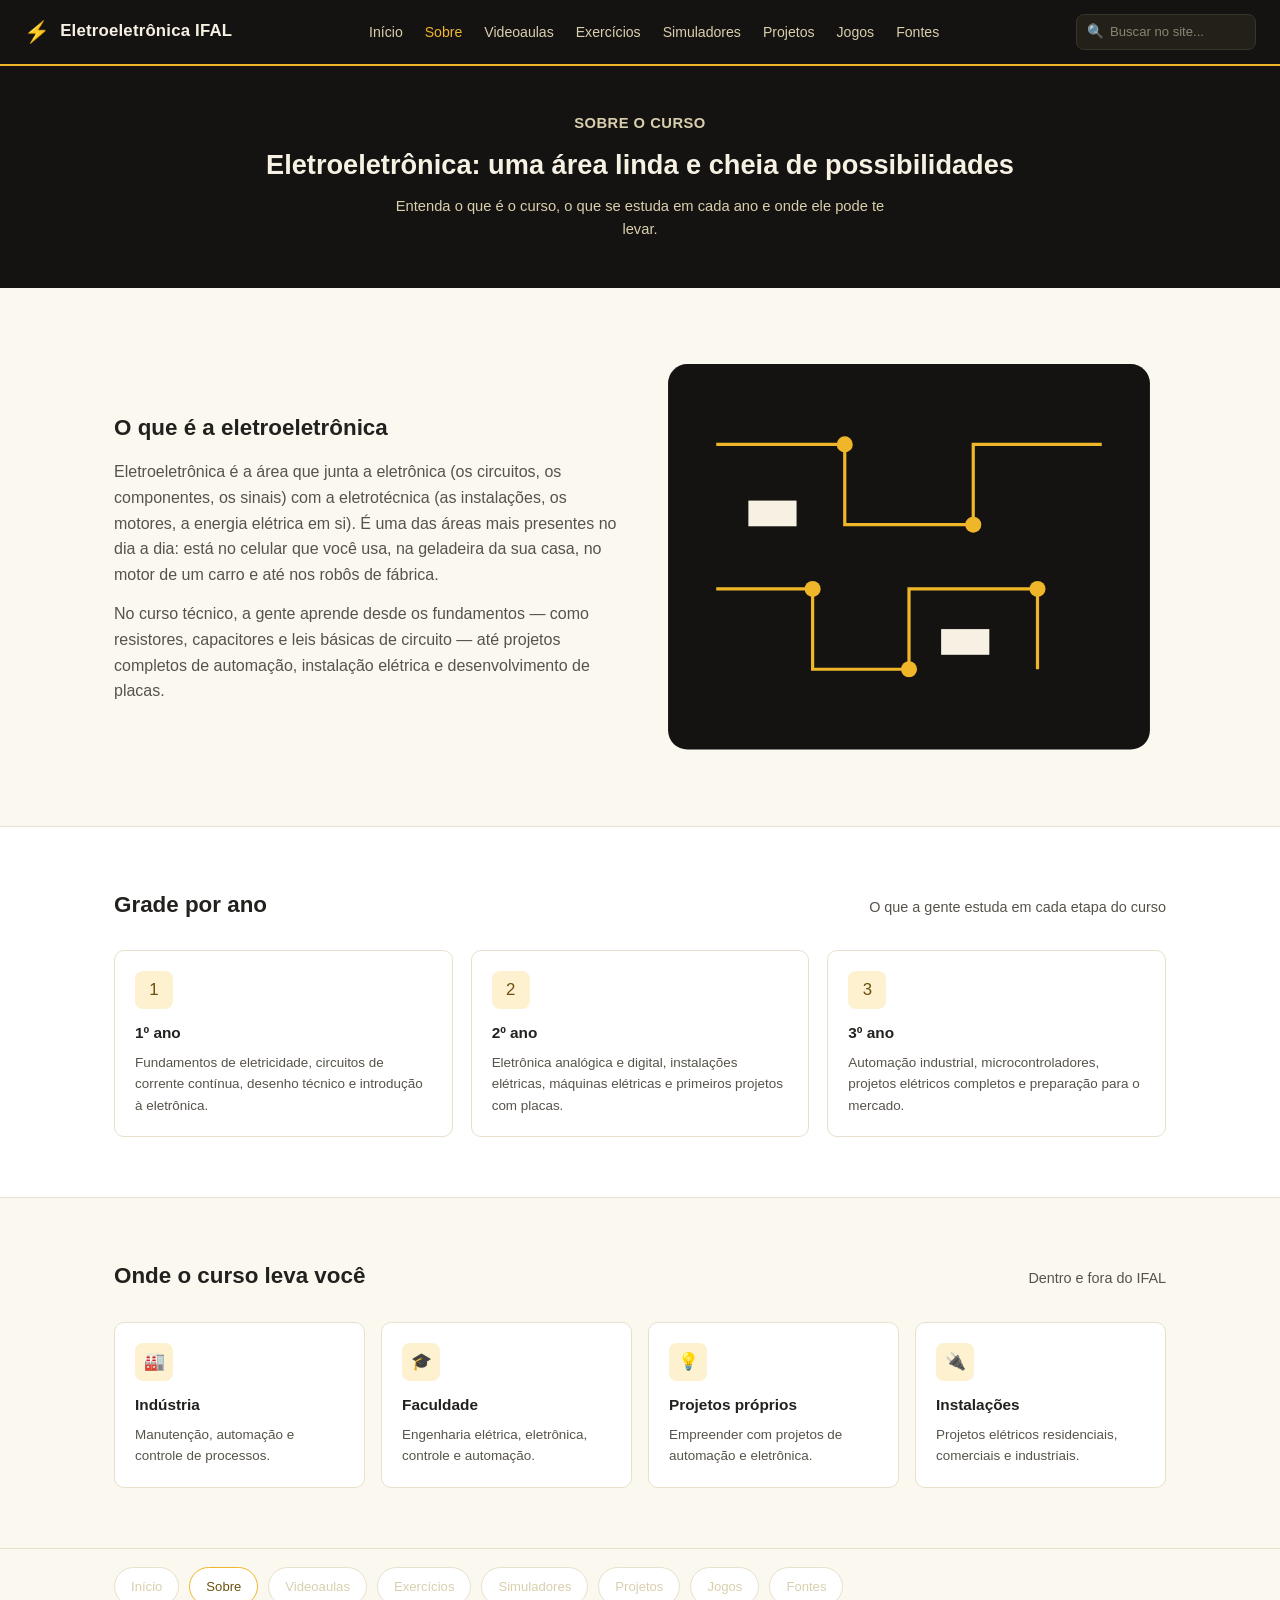
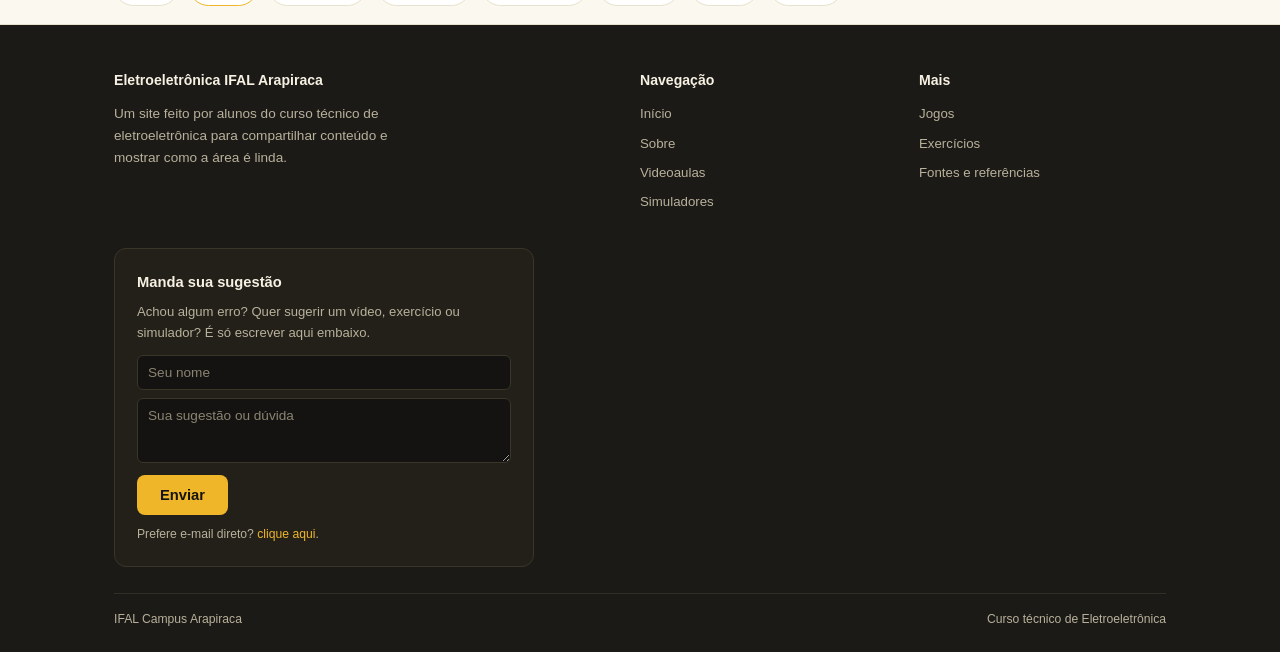
<file: sobre.html>
<!DOCTYPE html>
<html lang="pt-BR">
<head>
<meta charset="UTF-8">
<meta name="viewport" content="width=device-width, initial-scale=1.0">
<title>Sobre o curso — Eletroeletrônica IFAL</title>
<meta name="description" content="Entenda o que é o curso, o que se estuda em cada ano e onde ele pode te levar.">
<meta property="og:type" content="website">
<meta property="og:title" content="Sobre o curso — Eletroeletrônica IFAL Arapiraca">
<meta property="og:description" content="Entenda o que é o curso, o que se estuda em cada ano e onde ele pode te levar.">
<meta property="og:image" content="imagens/pcb-solda.jpg">
<meta name="twitter:card" content="summary_large_image">
<link rel="stylesheet" href="style.css">
<link rel="manifest" href="manifest.json">
<meta name="theme-color" content="#141311">
<link rel="icon" href="icones/icon-192.png" type="image/png">
<link rel="apple-touch-icon" href="icones/apple-touch-icon.png">
</head>
<body>

<header>
  <div class="nav-wrap">
    <div class="logo"><span class="raio">⚡</span> Eletroeletrônica IFAL</div>
    <nav>
      <ul id="menu">
        <li><a href="inicio.html">Início</a></li>
        <li><a href="sobre.html" class="ativo">Sobre</a></li>
        <li><a href="videoaulas.html">Videoaulas</a></li>
        <li><a href="exercicios.html">Exercícios</a></li>
        <li><a href="simuladores.html">Simuladores</a></li>
        <li><a href="projetos.html">Projetos</a></li>
        <li><a href="jogos.html">Jogos</a></li>
        <li><a href="fontes.html">Fontes</a></li>
      </ul>
    </nav>
    <form class="busca" id="buscaForm" role="search">
      <span aria-hidden="true">🔍</span>
      <input type="text" id="buscaInput" placeholder="Buscar no site..." aria-label="Buscar no site">
    </form>
    <button class="menu-btn" id="menuBtn" aria-label="Abrir menu de navegação" aria-expanded="false">☰</button>
  </div>
</header>

<section class="page-hero">
  <p class="eyebrow">SOBRE O CURSO</p>
  <h1>Eletroeletrônica: uma área linda e cheia de possibilidades</h1>
  <p>Entenda o que é o curso, o que se estuda em cada ano e onde ele pode te levar.</p>
</section>


<section>
  <div class="container">
    <div class="grid-2">
      <div>
        <h2 style="font-size:1.4rem; margin-bottom:14px;">O que é a eletroeletrônica</h2>
        <p style="color:var(--texto-suave); margin-bottom:14px;">Eletroeletrônica é a área que junta a eletrônica (os circuitos, os componentes, os sinais) com a eletrotécnica (as instalações, os motores, a energia elétrica em si). É uma das áreas mais presentes no dia a dia: está no celular que você usa, na geladeira da sua casa, no motor de um carro e até nos robôs de fábrica.</p>
        <p style="color:var(--texto-suave);">No curso técnico, a gente aprende desde os fundamentos — como resistores, capacitores e leis básicas de circuito — até projetos completos de automação, instalação elétrica e desenvolvimento de placas.</p>
      </div>
      <svg class="ilustracao" viewBox="0 0 320 260" xmlns="http://www.w3.org/2000/svg" role="img" aria-label="Ilustração de uma placa de circuito com trilhas e componentes">
        <rect x="10" y="10" width="300" height="240" rx="12" fill="#141311"/>
        <g stroke="#efb62a" stroke-width="2" fill="none">
          <path d="M40 60 H120 V110 H200 V60 H280"/>
          <path d="M40 150 H100 V200 H160 V150 H240 V200"/>
        </g>
        <g fill="#efb62a">
          <circle cx="120" cy="60" r="5"/><circle cx="200" cy="110" r="5"/><circle cx="100" cy="150" r="5"/>
          <circle cx="160" cy="200" r="5"/><circle cx="240" cy="150" r="5"/>
        </g>
        <rect x="60" y="95" width="30" height="16" fill="#f7f1e3"/>
        <rect x="180" y="175" width="30" height="16" fill="#f7f1e3"/>
      </svg>
    </div>
  </div>
</section>

<section class="bg-clara">
  <div class="container">
    <div class="section-titulo">
      <h2>Grade por ano</h2>
      <p>O que a gente estuda em cada etapa do curso</p>
    </div>
    <div class="grid-3">
      <div class="card">
        <div class="icone">1</div>
        <h3>1º ano</h3>
        <p>Fundamentos de eletricidade, circuitos de corrente contínua, desenho técnico e introdução à eletrônica.</p>
      </div>
      <div class="card">
        <div class="icone">2</div>
        <h3>2º ano</h3>
        <p>Eletrônica analógica e digital, instalações elétricas, máquinas elétricas e primeiros projetos com placas.</p>
      </div>
      <div class="card">
        <div class="icone">3</div>
        <h3>3º ano</h3>
        <p>Automação industrial, microcontroladores, projetos elétricos completos e preparação para o mercado.</p>
      </div>
    </div>
  </div>
</section>

<section>
  <div class="container">
    <div class="section-titulo">
      <h2>Onde o curso leva você</h2>
      <p>Dentro e fora do IFAL</p>
    </div>
    <div class="grid-4">
      <div class="card"><div class="icone">🏭</div><h3>Indústria</h3><p>Manutenção, automação e controle de processos.</p></div>
      <div class="card"><div class="icone">🎓</div><h3>Faculdade</h3><p>Engenharia elétrica, eletrônica, controle e automação.</p></div>
      <div class="card"><div class="icone">💡</div><h3>Projetos próprios</h3><p>Empreender com projetos de automação e eletrônica.</p></div>
      <div class="card"><div class="icone">🔌</div><h3>Instalações</h3><p>Projetos elétricos residenciais, comerciais e industriais.</p></div>
    </div>
  </div>
</section>


<nav class="subnav">
  <div class="container">
    <a href="inicio.html">Início</a>
    <a href="sobre.html" class="ativo">Sobre</a>
    <a href="videoaulas.html">Videoaulas</a>
    <a href="exercicios.html">Exercícios</a>
    <a href="simuladores.html">Simuladores</a>
    <a href="projetos.html">Projetos</a>
    <a href="jogos.html">Jogos</a>
    <a href="fontes.html">Fontes</a>
  </div>
</nav>

<footer>
  <div class="container">
    <div class="footer-grid">
      <div>
        <h5>Eletroeletrônica IFAL Arapiraca</h5>
        <p style="font-size:0.85rem; max-width:320px;">Um site feito por alunos do curso técnico de eletroeletrônica para compartilhar conteúdo e mostrar como a área é linda.</p>
      </div>
      <div>
        <h5>Navegação</h5>
        <ul>
          <li><a href="inicio.html">Início</a></li>
          <li><a href="sobre.html">Sobre</a></li>
          <li><a href="videoaulas.html">Videoaulas</a></li>
          <li><a href="simuladores.html">Simuladores</a></li>
        </ul>
      </div>
      <div>
        <h5>Mais</h5>
        <ul>
          <li><a href="jogos.html">Jogos</a></li>
          <li><a href="exercicios.html">Exercícios</a></li>
          <li><a href="fontes.html">Fontes e referências</a></li>
        </ul>
      </div>
    </div>

    <div class="contato-box">
      <h5>Manda sua sugestão</h5>
      <p style="font-size:0.82rem; margin-bottom:12px;">Achou algum erro? Quer sugerir um vídeo, exercício ou simulador? É só escrever aqui embaixo.</p>
      <!-- Troque SEU-EMAIL@exemplo.com pelo e-mail de vocês. O FormSubmit manda a mensagem direto pra essa caixa de entrada, sem precisar de servidor. -->
      <form action="https://formsubmit.co/SEU-EMAIL@exemplo.com" method="POST" class="form-contato">
        <input type="text" name="nome" placeholder="Seu nome" required>
        <textarea name="mensagem" placeholder="Sua sugestão ou dúvida" rows="3" required></textarea>
        <input type="hidden" name="_subject" value="Nova sugestão pelo site Eletroeletrônica IFAL">
        <input type="hidden" name="_captcha" value="false">
        <button type="submit" class="btn btn-primario">Enviar</button>
      </form>
      <p style="font-size:0.76rem; margin-top:10px;">Prefere e-mail direto? <a href="mailto:SEU-EMAIL@exemplo.com" style="color:var(--amarelo);">clique aqui</a>.</p>
    </div>

    <div class="footer-base">
      <span>IFAL Campus Arapiraca</span>
      <span>Curso técnico de Eletroeletrônica</span>
    </div>
  </div>
</footer>

<script src="script.js"></script>
</body>
</html>
</file>
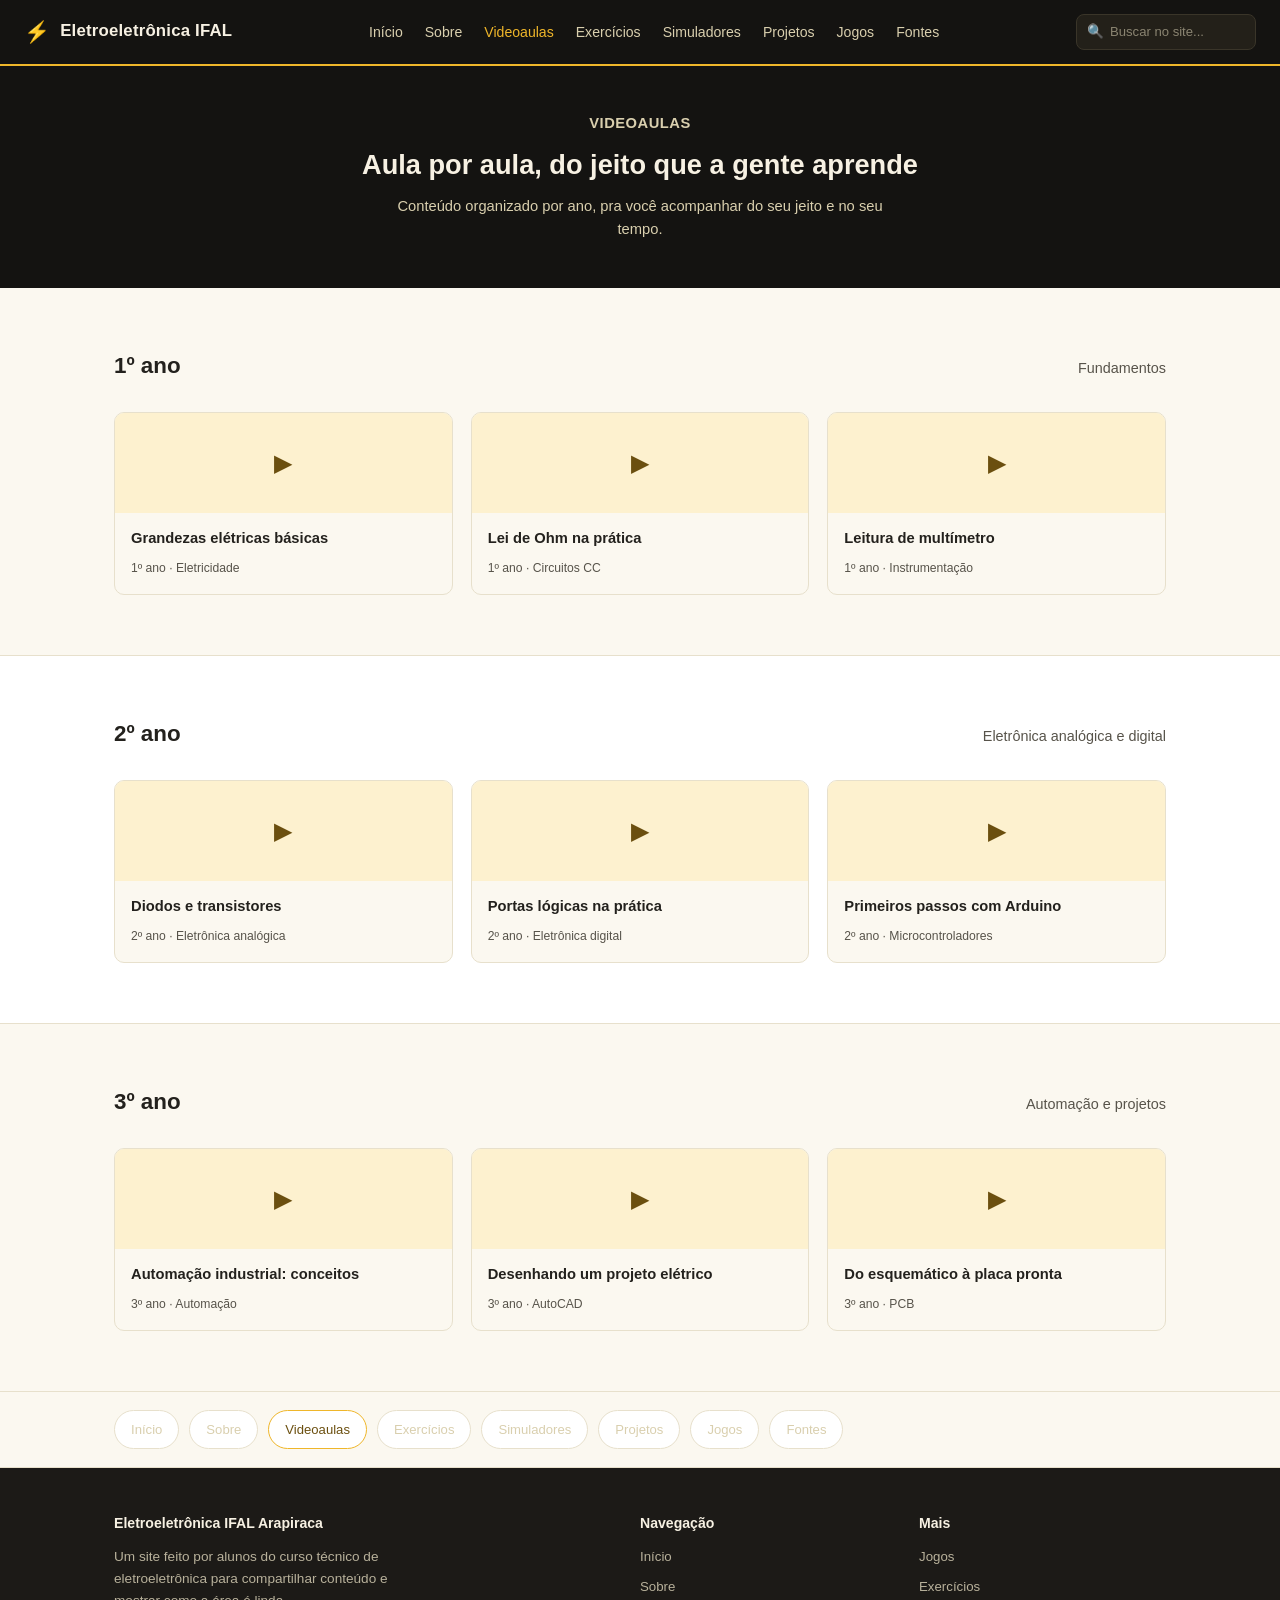
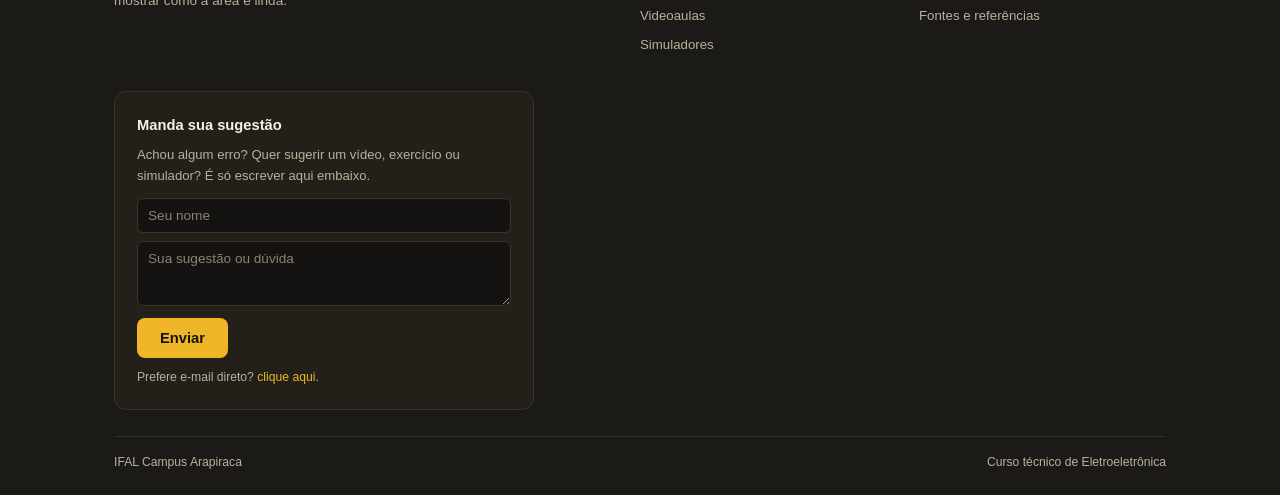
<file: videoaulas.html>
<!DOCTYPE html>
<html lang="pt-BR">
<head>
<meta charset="UTF-8">
<meta name="viewport" content="width=device-width, initial-scale=1.0">
<title>Videoaulas — Eletroeletrônica IFAL</title>
<meta name="description" content="Conteúdo organizado por ano, pra você acompanhar do seu jeito e no seu tempo.">
<meta property="og:type" content="website">
<meta property="og:title" content="Videoaulas — Eletroeletrônica IFAL Arapiraca">
<meta property="og:description" content="Conteúdo organizado por ano, pra você acompanhar do seu jeito e no seu tempo.">
<meta property="og:image" content="imagens/pcb-solda.jpg">
<meta name="twitter:card" content="summary_large_image">
<link rel="stylesheet" href="style.css">
<link rel="manifest" href="manifest.json">
<meta name="theme-color" content="#141311">
<link rel="icon" href="icones/icon-192.png" type="image/png">
<link rel="apple-touch-icon" href="icones/apple-touch-icon.png">
</head>
<body>

<header>
  <div class="nav-wrap">
    <div class="logo"><span class="raio">⚡</span> Eletroeletrônica IFAL</div>
    <nav>
      <ul id="menu">
        <li><a href="inicio.html">Início</a></li>
        <li><a href="sobre.html">Sobre</a></li>
        <li><a href="videoaulas.html" class="ativo">Videoaulas</a></li>
        <li><a href="exercicios.html">Exercícios</a></li>
        <li><a href="simuladores.html">Simuladores</a></li>
        <li><a href="projetos.html">Projetos</a></li>
        <li><a href="jogos.html">Jogos</a></li>
        <li><a href="fontes.html">Fontes</a></li>
      </ul>
    </nav>
    <form class="busca" id="buscaForm" role="search">
      <span aria-hidden="true">🔍</span>
      <input type="text" id="buscaInput" placeholder="Buscar no site..." aria-label="Buscar no site">
    </form>
    <button class="menu-btn" id="menuBtn" aria-label="Abrir menu de navegação" aria-expanded="false">☰</button>
  </div>
</header>

<section class="page-hero">
  <p class="eyebrow">VIDEOAULAS</p>
  <h1>Aula por aula, do jeito que a gente aprende</h1>
  <p>Conteúdo organizado por ano, pra você acompanhar do seu jeito e no seu tempo.</p>
</section>


<section>
  <div class="container">
    <div class="section-titulo"><h2>1º ano</h2><p>Fundamentos</p></div>
    <div class="grid-3">
      <a class="video-card" href="https://www.youtube.com/results?search_query=Grandezas+elétricas+básicas" target="_blank" rel="noopener">
        <div class="video-thumb">▶</div>
        <div class="video-info"><h4>Grandezas elétricas básicas</h4><span>1º ano · Eletricidade</span></div>
      </a>
      <a class="video-card" href="https://www.youtube.com/results?search_query=Lei+de+Ohm+na+prática" target="_blank" rel="noopener">
        <div class="video-thumb">▶</div>
        <div class="video-info"><h4>Lei de Ohm na prática</h4><span>1º ano · Circuitos CC</span></div>
      </a>
      <a class="video-card" href="https://www.youtube.com/results?search_query=Leitura+de+multímetro" target="_blank" rel="noopener">
        <div class="video-thumb">▶</div>
        <div class="video-info"><h4>Leitura de multímetro</h4><span>1º ano · Instrumentação</span></div>
      </a>
    </div>
  </div>
</section>

<section class="bg-clara">
  <div class="container">
    <div class="section-titulo"><h2>2º ano</h2><p>Eletrônica analógica e digital</p></div>
    <div class="grid-3">
      <a class="video-card" href="https://www.youtube.com/results?search_query=Diodos+e+transistores" target="_blank" rel="noopener">
        <div class="video-thumb">▶</div>
        <div class="video-info"><h4>Diodos e transistores</h4><span>2º ano · Eletrônica analógica</span></div>
      </a>
      <a class="video-card" href="https://www.youtube.com/results?search_query=Portas+lógicas+na+prática" target="_blank" rel="noopener">
        <div class="video-thumb">▶</div>
        <div class="video-info"><h4>Portas lógicas na prática</h4><span>2º ano · Eletrônica digital</span></div>
      </a>
      <a class="video-card" href="https://www.youtube.com/results?search_query=Primeiros+passos+com+Arduino" target="_blank" rel="noopener">
        <div class="video-thumb">▶</div>
        <div class="video-info"><h4>Primeiros passos com Arduino</h4><span>2º ano · Microcontroladores</span></div>
      </a>
    </div>
  </div>
</section>

<section>
  <div class="container">
    <div class="section-titulo"><h2>3º ano</h2><p>Automação e projetos</p></div>
    <div class="grid-3">
      <a class="video-card" href="https://www.youtube.com/results?search_query=Automação+industrial:+conceitos" target="_blank" rel="noopener">
        <div class="video-thumb">▶</div>
        <div class="video-info"><h4>Automação industrial: conceitos</h4><span>3º ano · Automação</span></div>
      </a>
      <a class="video-card" href="https://www.youtube.com/results?search_query=Desenhando+um+projeto+elétrico" target="_blank" rel="noopener">
        <div class="video-thumb">▶</div>
        <div class="video-info"><h4>Desenhando um projeto elétrico</h4><span>3º ano · AutoCAD</span></div>
      </a>
      <a class="video-card" href="https://www.youtube.com/results?search_query=Do+esquemático+à+placa+pronta" target="_blank" rel="noopener">
        <div class="video-thumb">▶</div>
        <div class="video-info"><h4>Do esquemático à placa pronta</h4><span>3º ano · PCB</span></div>
      </a>
    </div>
  </div>
</section>


<nav class="subnav">
  <div class="container">
    <a href="inicio.html">Início</a>
    <a href="sobre.html">Sobre</a>
    <a href="videoaulas.html" class="ativo">Videoaulas</a>
    <a href="exercicios.html">Exercícios</a>
    <a href="simuladores.html">Simuladores</a>
    <a href="projetos.html">Projetos</a>
    <a href="jogos.html">Jogos</a>
    <a href="fontes.html">Fontes</a>
  </div>
</nav>

<footer>
  <div class="container">
    <div class="footer-grid">
      <div>
        <h5>Eletroeletrônica IFAL Arapiraca</h5>
        <p style="font-size:0.85rem; max-width:320px;">Um site feito por alunos do curso técnico de eletroeletrônica para compartilhar conteúdo e mostrar como a área é linda.</p>
      </div>
      <div>
        <h5>Navegação</h5>
        <ul>
          <li><a href="inicio.html">Início</a></li>
          <li><a href="sobre.html">Sobre</a></li>
          <li><a href="videoaulas.html">Videoaulas</a></li>
          <li><a href="simuladores.html">Simuladores</a></li>
        </ul>
      </div>
      <div>
        <h5>Mais</h5>
        <ul>
          <li><a href="jogos.html">Jogos</a></li>
          <li><a href="exercicios.html">Exercícios</a></li>
          <li><a href="fontes.html">Fontes e referências</a></li>
        </ul>
      </div>
    </div>

    <div class="contato-box">
      <h5>Manda sua sugestão</h5>
      <p style="font-size:0.82rem; margin-bottom:12px;">Achou algum erro? Quer sugerir um vídeo, exercício ou simulador? É só escrever aqui embaixo.</p>
      <!-- Troque SEU-EMAIL@exemplo.com pelo e-mail de vocês. O FormSubmit manda a mensagem direto pra essa caixa de entrada, sem precisar de servidor. -->
      <form action="https://formsubmit.co/SEU-EMAIL@exemplo.com" method="POST" class="form-contato">
        <input type="text" name="nome" placeholder="Seu nome" required>
        <textarea name="mensagem" placeholder="Sua sugestão ou dúvida" rows="3" required></textarea>
        <input type="hidden" name="_subject" value="Nova sugestão pelo site Eletroeletrônica IFAL">
        <input type="hidden" name="_captcha" value="false">
        <button type="submit" class="btn btn-primario">Enviar</button>
      </form>
      <p style="font-size:0.76rem; margin-top:10px;">Prefere e-mail direto? <a href="mailto:SEU-EMAIL@exemplo.com" style="color:var(--amarelo);">clique aqui</a>.</p>
    </div>

    <div class="footer-base">
      <span>IFAL Campus Arapiraca</span>
      <span>Curso técnico de Eletroeletrônica</span>
    </div>
  </div>
</footer>

<script src="script.js"></script>
</body>
</html>
</file>
<file: style.css>
:root{
  --preto: #141311;
  --preto-2: #1c1a17;
  --amarelo: #efb62a;
  --amarelo-escuro: #6b4f0f;
  --creme: #f7f1e3;
  --texto: #23211d;
  --texto-suave: #57534a;
  --borda: #e7e0cc;
  --fundo: #fbf8f0;
}
*{ box-sizing: border-box; margin: 0; padding: 0; }
html{ scroll-behavior: smooth; }
body{
  font-family: "Segoe UI", Roboto, Arial, sans-serif;
  background: var(--fundo);
  color: var(--texto);
  line-height: 1.6;
}
a{ color: inherit; text-decoration: none; }
img, svg.ilustracao{ max-width: 100%; display: block; }
.container{ max-width: 1100px; margin: 0 auto; padding: 0 24px; }

/* ---------- HEADER ---------- */
header{
  background: var(--preto);
  color: var(--creme);
  position: sticky;
  top: 0;
  z-index: 50;
  border-bottom: 2px solid var(--amarelo);
}
.nav-wrap{
  display: flex;
  align-items: center;
  justify-content: space-between;
  padding: 14px 24px;
  gap: 16px;
}
.logo{
  display: flex;
  align-items: center;
  gap: 10px;
  font-weight: 700;
  font-size: 1.05rem;
  letter-spacing: 0.2px;
  white-space: nowrap;
}
.logo .raio{ color: var(--amarelo); font-size: 1.3rem; }
nav ul{ display: flex; gap: 22px; list-style: none; }
nav a{ font-size: 0.88rem; color: #d9cfae; transition: color 0.15s ease; }
nav a:hover, nav a.ativo{ color: var(--amarelo); }

.busca{
  display: flex;
  align-items: center;
  background: #232019;
  border: 1px solid #3a3529;
  border-radius: 8px;
  padding: 6px 10px;
  gap: 6px;
  flex: 0 0 180px;
}
.busca input{
  background: none; border: none; outline: none;
  color: var(--creme); font-size: 0.82rem; width: 100%;
}
.busca input::placeholder{ color: #8a8471; }
.busca span{ color: var(--amarelo); font-size: 0.85rem; }

.menu-btn{
  display: none;
  background: none;
  border: 1px solid var(--amarelo);
  color: var(--amarelo);
  width: 36px; height: 36px;
  border-radius: 6px;
  font-size: 1rem;
  cursor: pointer;
  flex-shrink: 0;
}

/* ---------- HERO (home) ---------- */
.hero{
  position: relative;
  background: var(--preto);
  color: var(--creme);
  overflow: hidden;
  padding: 80px 24px 90px;
  text-align: center;
}
.hero svg.circuito{ position: absolute; inset: 0; width: 100%; height: 100%; opacity: 0.4; pointer-events: none; }
.hero-content{ position: relative; z-index: 1; max-width: 680px; margin: 0 auto; }
.eyebrow{ color: var(--amarelo); font-weight: 600; font-size: 0.82rem; margin-bottom: 12px; letter-spacing: 0.5px; }
.hero h1{ font-size: clamp(1.7rem, 4vw, 2.5rem); font-weight: 700; margin-bottom: 14px; line-height: 1.25; }
.hero p{ color: #d9cfae; font-size: 1rem; margin-bottom: 24px; }
.hero-cta{ display: flex; gap: 12px; justify-content: center; flex-wrap: wrap; }
.btn{
  padding: 11px 22px; border-radius: 8px; font-size: 0.92rem; font-weight: 600;
  cursor: pointer; border: 1px solid transparent; display: inline-block;
  transition: transform 0.12s ease, opacity 0.15s ease;
}
.btn:hover{ opacity: 0.9; }
.btn-primario{ background: var(--amarelo); color: var(--preto); }
.btn-secundario{ background: transparent; color: var(--creme); border-color: #4a463c; }

/* ---------- HERO menor (páginas internas) ---------- */
.page-hero{
  background: var(--preto);
  color: var(--creme);
  padding: 46px 24px;
  text-align: center;
  position: relative;
  overflow: hidden;
}
.page-hero .eyebrow{ margin-bottom: 8px; }
.page-hero h1{ font-size: 1.7rem; margin-bottom: 8px; }
.page-hero p{ color: #d9cfae; font-size: 0.92rem; max-width: 520px; margin: 0 auto; }

section{ padding: 60px 0; }
.section-titulo{ display: flex; align-items: baseline; justify-content: space-between; margin-bottom: 28px; flex-wrap: wrap; gap: 8px; }
.section-titulo h2{ font-size: 1.4rem; font-weight: 700; }
.section-titulo p{ color: var(--texto-suave); font-size: 0.9rem; }

.grid-4{ display: grid; grid-template-columns: repeat(4, 1fr); gap: 16px; }
.grid-3{ display: grid; grid-template-columns: repeat(3, 1fr); gap: 18px; }
.grid-2{ display: grid; grid-template-columns: 1fr 1fr; gap: 24px; align-items: center; }

.card{
  background: #fff; border: 1px solid var(--borda); border-radius: 10px;
  padding: 20px; transition: border-color 0.15s ease;
}
.card:hover{ border-color: var(--amarelo); }
.card .icone{
  width: 38px; height: 38px; border-radius: 8px; background: #fdf1cf;
  color: var(--amarelo-escuro); display: flex; align-items: center; justify-content: center;
  font-size: 1.05rem; margin-bottom: 12px;
}
.card h3{ font-size: 0.96rem; margin-bottom: 6px; }
.card p{ font-size: 0.84rem; color: var(--texto-suave); }

.bg-clara{ background: #fff; border-top: 1px solid var(--borda); border-bottom: 1px solid var(--borda); }

.video-card{ border: 1px solid var(--borda); border-radius: 10px; overflow: hidden; background: var(--fundo); display: block; transition: border-color 0.15s ease; }
.video-card:hover{ border-color: var(--amarelo); }
.video-thumb{ height: 100px; background: #fdf1cf; display: flex; align-items: center; justify-content: center; color: var(--amarelo-escuro); font-size: 1.5rem; }
.video-info{ padding: 14px 16px; }
.video-info h4{ font-size: 0.92rem; margin-bottom: 4px; }
.video-info span{ font-size: 0.76rem; color: var(--texto-suave); }

.grid-tools{ display: grid; grid-template-columns: repeat(3, 1fr); gap: 16px; }
.tool-card{ border: 1px solid var(--borda); background: #fff; border-radius: 10px; padding: 18px; display: flex; align-items: center; gap: 12px; }
.tool-card .dot{ width: 8px; height: 8px; border-radius: 50%; background: var(--amarelo); flex-shrink: 0; }
.tool-card h4{ font-size: 0.94rem; margin-bottom: 2px; }
.tool-card span{ font-size: 0.76rem; color: var(--texto-suave); }

/* Cards de simulador com imagem de fundo (placa de circuito) */
.grid-tools-bg{ display: grid; grid-template-columns: repeat(2, 1fr); gap: 16px; }
.tool-card-bg{
  position: relative;
  overflow: hidden;
  background: var(--preto);
  border-radius: 12px;
  padding: 22px;
  display: block;
  text-decoration: none;
  min-height: 128px;
}
.tool-card-bg svg.bg-circuito{ position: absolute; inset: 0; width: 100%; height: 100%; opacity: 0.35; }
.tool-card-bg .conteudo{ position: relative; z-index: 1; }
.tool-card-bg h4{ color: var(--creme); font-size: 1.05rem; margin-bottom: 6px; }
.tool-card-bg p{ color: #d9cfae; font-size: 0.82rem; margin-bottom: 14px; max-width: 320px; }
.tool-card-bg .link-txt{ display: inline-flex; align-items: center; gap: 6px; font-size: 0.8rem; color: var(--amarelo); font-weight: 600; }
.tool-card-bg:hover .link-txt{ text-decoration: underline; }

.jogos-wrap{
  background: var(--preto); color: var(--creme); border-radius: 14px; padding: 40px 30px;
  display: flex; align-items: center; justify-content: space-between; gap: 24px; flex-wrap: wrap;
}
.jogos-texto h2{ color: var(--creme); margin-bottom: 8px; }
.jogos-texto p{ color: #d9cfae; max-width: 420px; font-size: 0.9rem; }

.creditos{
  background: #fdf1cf; border: 1px solid var(--borda); border-radius: 12px; padding: 26px;
  text-align: center; margin-top: 8px;
}
.creditos h3{ font-size: 1.1rem; margin-bottom: 10px; }
.creditos p{ font-size: 0.9rem; color: var(--texto-suave); max-width: 560px; margin: 0 auto; }
.creditos .nomes{ margin-top: 12px; font-weight: 600; color: var(--amarelo-escuro); font-size: 0.95rem; }

/* ---------- Navegação secundária (rodapé de abas) ---------- */
.subnav{
  background: var(--fundo); border-top: 1px solid var(--borda); border-bottom: 1px solid var(--borda);
  padding: 18px 0;
}
.subnav .container{ display: flex; gap: 10px; overflow-x: auto; }
.subnav a{
  flex: 0 0 auto; background: #fff; border: 1px solid var(--borda); border-radius: 999px;
  padding: 8px 16px; font-size: 0.82rem; font-weight: 500; white-space: nowrap;
  transition: border-color 0.15s ease, color 0.15s ease;
}
.subnav a:hover, .subnav a.ativo{ border-color: var(--amarelo); color: var(--amarelo-escuro); }

/* ---------- FOOTER ---------- */
footer{ background: var(--preto-2); color: #b8b19b; padding: 44px 0 22px; }
.footer-grid{ display: grid; grid-template-columns: 2fr 1fr 1fr; gap: 32px; margin-bottom: 28px; }
.footer-grid h5{ color: var(--creme); font-size: 0.88rem; margin-bottom: 12px; }
.footer-grid ul{ list-style: none; }
.footer-grid li{ margin-bottom: 8px; font-size: 0.83rem; }
.footer-grid li a:hover{ color: var(--amarelo); }

.contato-box{
  background: #232019; border: 1px solid #3a3529; border-radius: 12px;
  padding: 22px; margin-bottom: 26px; max-width: 420px;
}
.contato-box h5{ color: var(--creme); font-size: 0.92rem; margin-bottom: 6px; }
.form-contato{ display: flex; flex-direction: column; gap: 8px; }
.form-contato input, .form-contato textarea{
  background: #141311; border: 1px solid #3a3529; border-radius: 6px;
  padding: 9px 10px; color: var(--creme); font-size: 0.85rem; font-family: inherit; resize: vertical;
}
.form-contato input::placeholder, .form-contato textarea::placeholder{ color: #8a8471; }
.form-contato button{ align-self: flex-start; margin-top: 4px; }

.footer-base{ border-top: 1px solid #322f28; padding-top: 16px; font-size: 0.76rem; display: flex; justify-content: space-between; flex-wrap: wrap; gap: 8px; }

/* ---------- RESPONSIVO ---------- */
@media (max-width: 900px){
  .grid-4{ grid-template-columns: repeat(2, 1fr); }
  .grid-3{ grid-template-columns: 1fr; }
  .grid-2{ grid-template-columns: 1fr; }
  .grid-tools{ grid-template-columns: 1fr; }
  .footer-grid{ grid-template-columns: 1fr; }
  .busca{ display: none; }
}
@media (max-width: 720px){
  nav ul{
    position: absolute; top: 100%; left: 0; right: 0; background: var(--preto);
    flex-direction: column; padding: 16px 24px; gap: 16px; display: none;
    border-bottom: 2px solid var(--amarelo);
  }
  nav ul.aberto{ display: flex; }
  .menu-btn{ display: block; }
}
</file>
